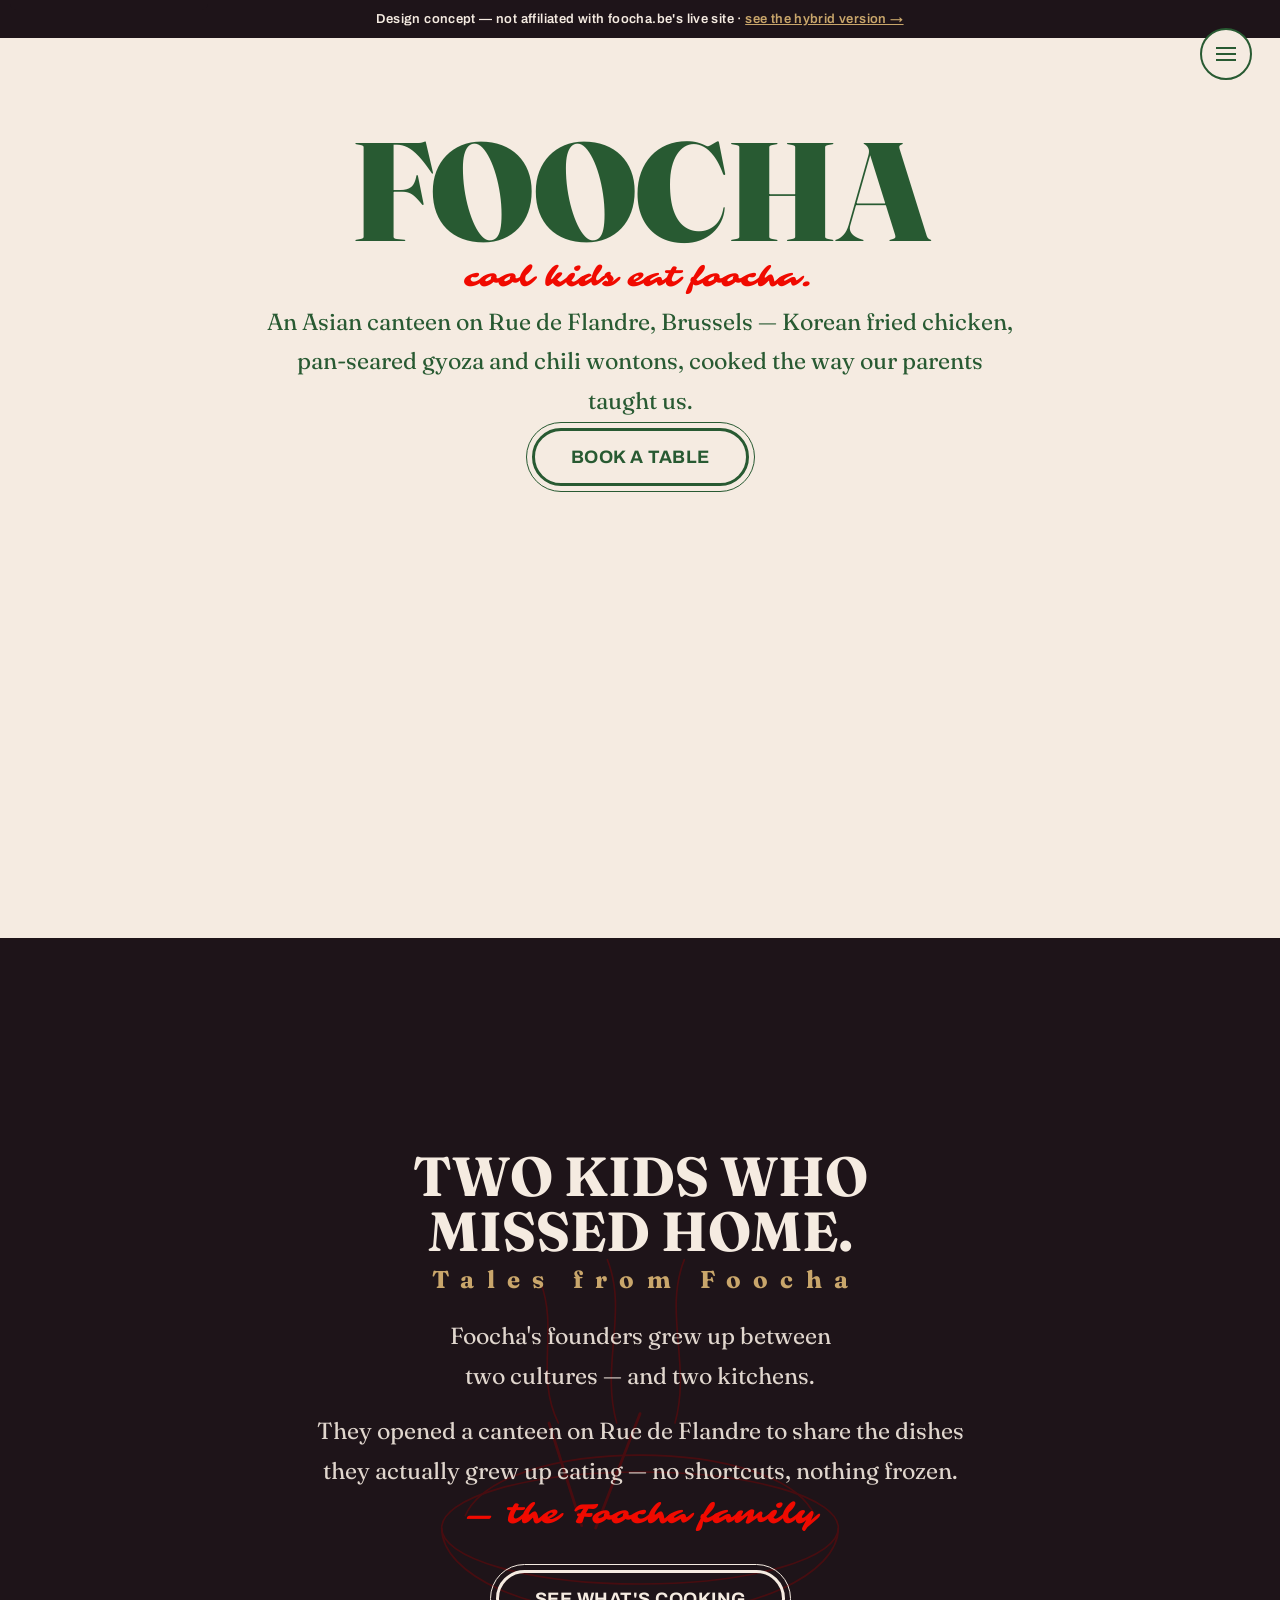
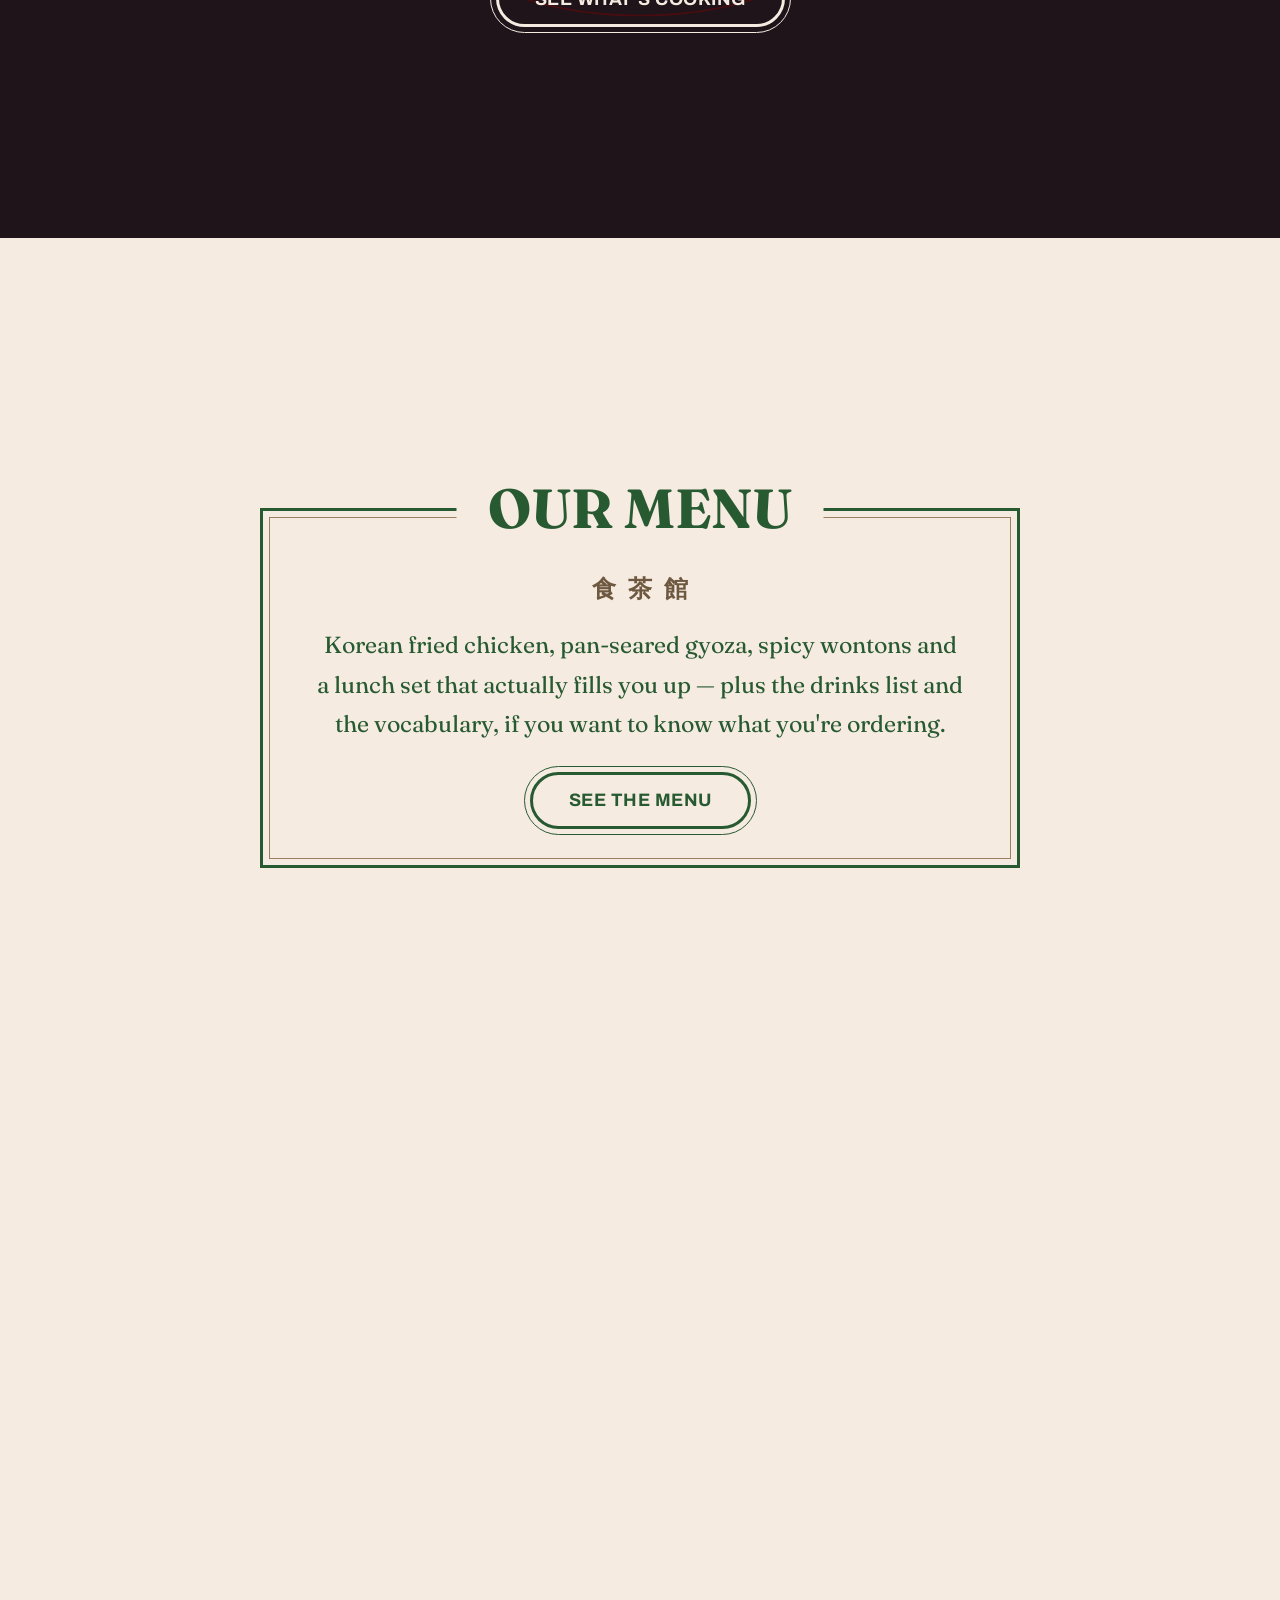
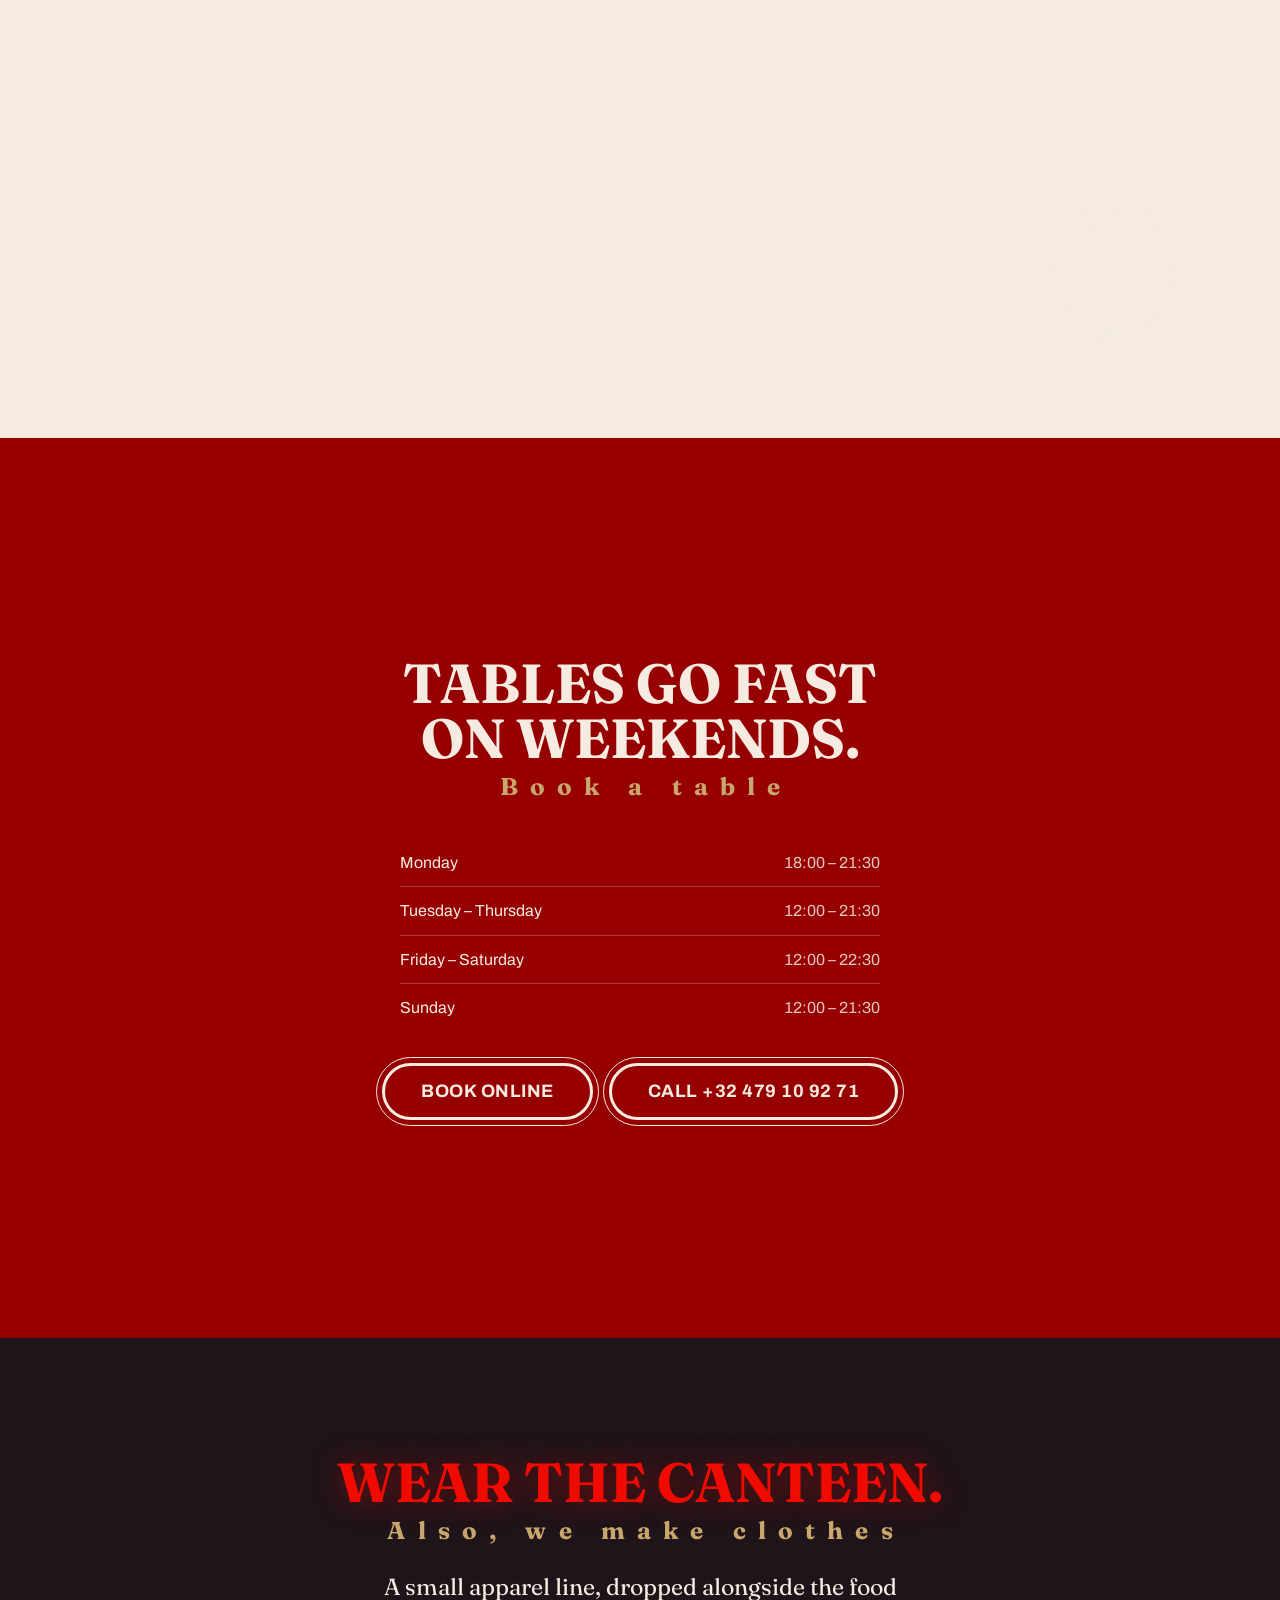
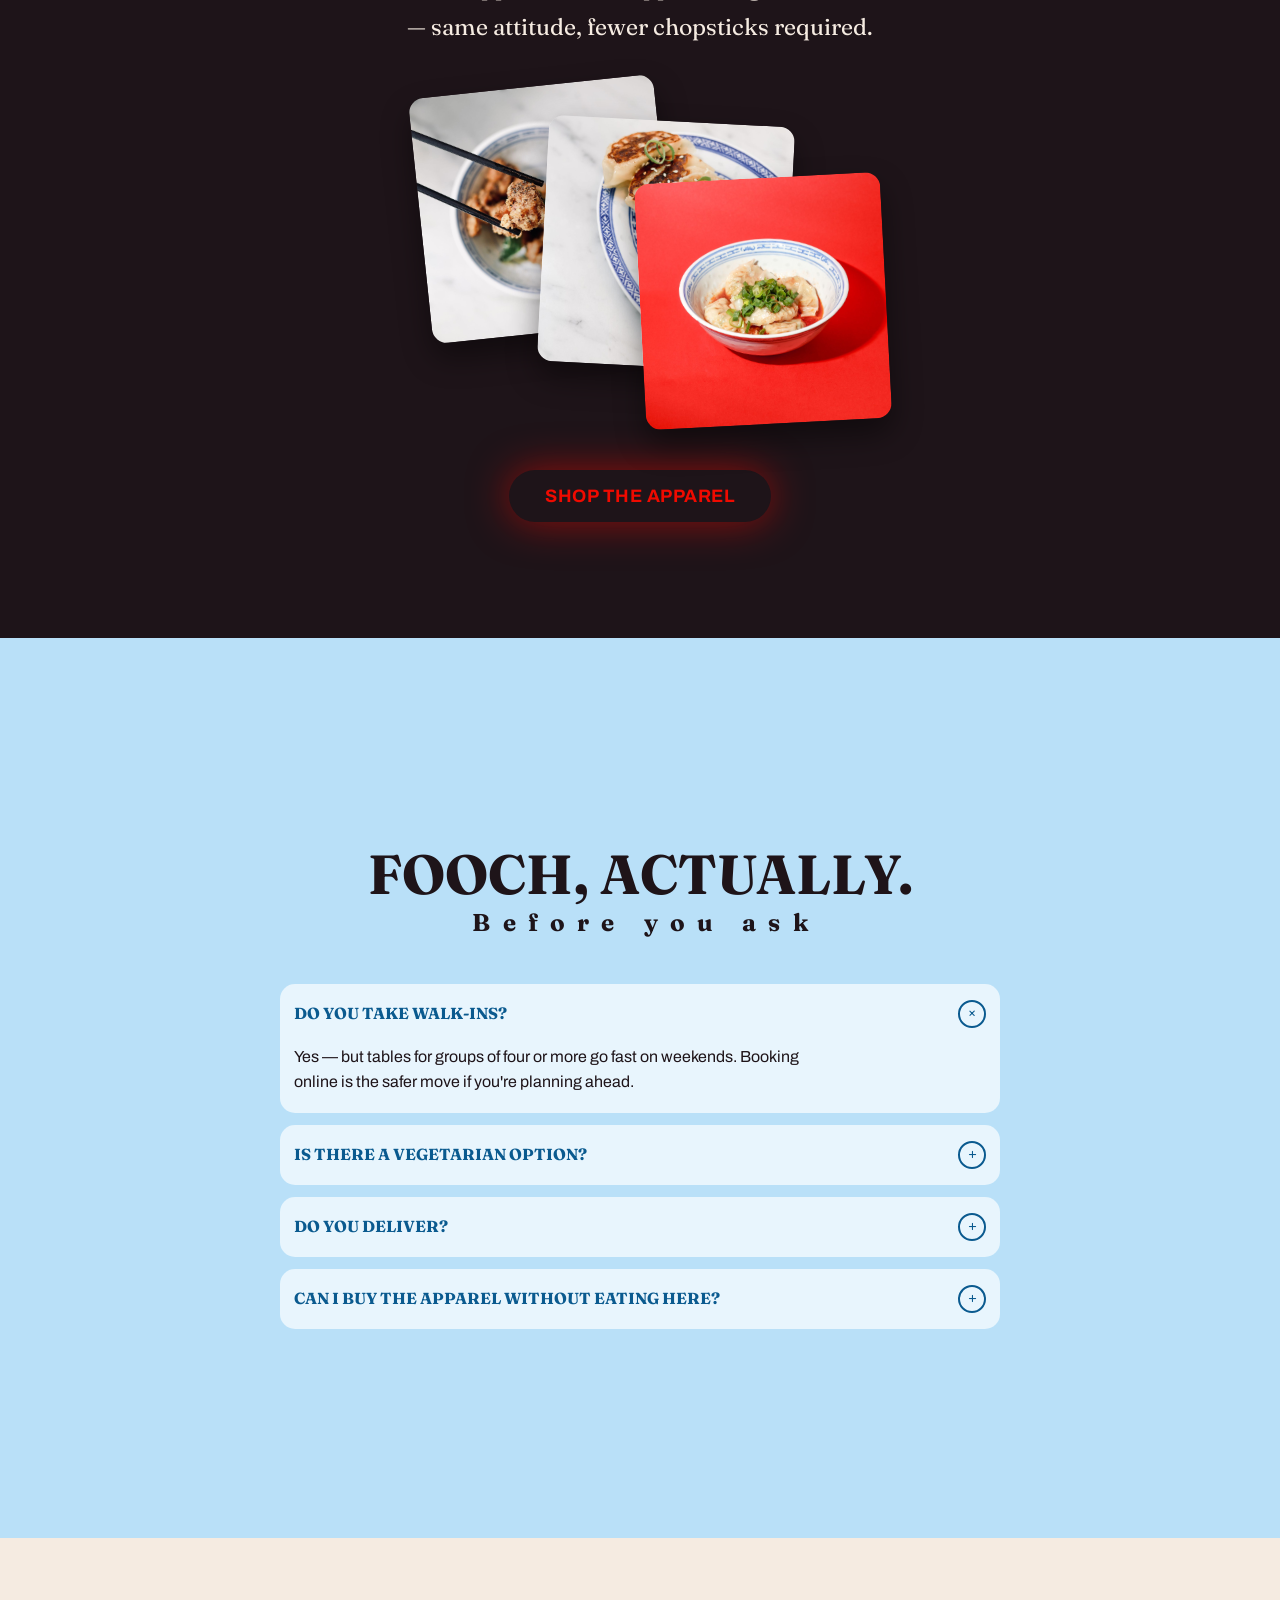
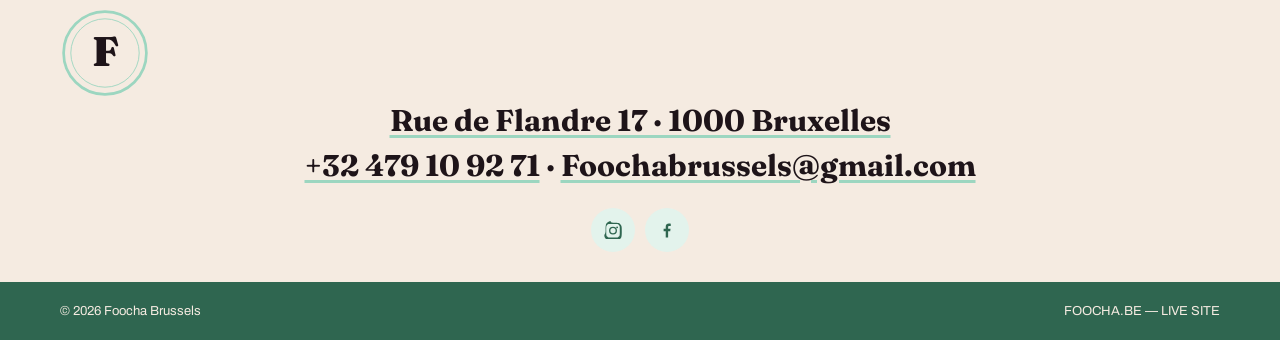
<file: index.html>
<!doctype html>
<html lang="en">
<head>
<meta charset="utf-8">
<meta name="viewport" content="width=device-width, initial-scale=1">
<title>Foocha Brussels — Asian canteen, Rue de Flandre</title>
<meta name="description" content="Foocha is an Asian canteen on Rue de Flandre, Brussels: Korean fried chicken, pan-seared gyoza, chili wontons and house-made drinks. Book a table.">
<meta property="og:title" content="Foocha Brussels — Asian canteen">
<meta property="og:description" content="Korean fried chicken, gyoza, wontons and yuzu lemonade, cooked on Rue de Flandre, Brussels.">
<meta property="og:type" content="website">
<link rel="icon" href="data:image/svg+xml,%3Csvg xmlns='http://www.w3.org/2000/svg' viewBox='0 0 64 64'%3E%3Crect width='64' height='64' rx='14' fill='%23f00a00'/%3E%3Ctext x='32' y='43' font-family='Georgia,serif' font-weight='900' font-size='34' fill='%23f5ebe1' text-anchor='middle'%3EF%3C/text%3E%3C/svg%3E">
<link rel="preconnect" href="https://fonts.googleapis.com">
<link rel="preconnect" href="https://fonts.gstatic.com" crossorigin>
<link href="https://fonts.googleapis.com/css2?family=Archivo:wght@400;500;600;700&family=Fraunces:ital,opsz,wght@0,9..144,300..900;1,9..144,300..900&family=Sarina&display=swap" rel="stylesheet">
<link rel="stylesheet" href="css/tokens.css">
<link rel="stylesheet" href="css/styles.css">
</head>
<body>

<a class="skip-link" href="#main">Skip to content</a>

<p class="concept-bar">Design concept — not affiliated with foocha.be's live site · <a href="hybrid.html" style="color:var(--c-bronze-light);text-decoration:underline;">see the hybrid version →</a></p>

<button class="burger" id="nav-toggle" aria-haspopup="dialog" aria-expanded="false" aria-controls="nav-panel" aria-label="Open menu">
  <span class="burger__bars"><span></span><span></span><span></span></span>
</button>

<main id="main">

  <!-- 1. HERO — enseigne jour / nuit -->
  <section class="section hero" id="top">
    <div class="section-inner" data-reveal data-duration="900">
      <p class="hero__wordmark neon--flicker">Foocha</p>
      <p class="hero__tagline">cool kids eat foocha.</p>
      <p class="hero__sub">An Asian canteen on Rue de Flandre, Brussels — Korean fried chicken, pan-seared gyoza and chili wontons, cooked the way our parents taught us.</p>
      <div class="hero__actions">
        <button class="btn" data-open-booking>Book a table</button>
      </div>
    </div>
  </section>

  <!-- 2. RÉCIT — fond ink + line-art -->
  <section class="section section--ink story" id="story">
    <div class="story__art" aria-hidden="true">
      <svg viewBox="0 0 600 600" fill="none" stroke="#960000" stroke-width="1.4">
        <ellipse cx="300" cy="420" rx="170" ry="48"/>
        <path d="M130 420 C130 460 205 495 300 495 C395 495 470 460 470 420"/>
        <path d="M150 410 C180 340 420 340 450 410"/>
        <path d="M230 330 C210 290 230 250 215 210" stroke-linecap="round"/>
        <path d="M280 330 C266 280 290 235 272 190" stroke-linecap="round"/>
        <path d="M330 330 C344 280 320 235 338 190" stroke-linecap="round"/>
        <path d="M250 418 L222 330" stroke-width="2.4" stroke-linecap="round"/>
        <path d="M262 420 L300 322" stroke-width="2.4" stroke-linecap="round"/>
      </svg>
    </div>
    <div class="section-inner story__content">
      <h2 class="h2" data-reveal data-delay="100" data-duration="800">Two kids who<br>missed home.</h2>
      <span class="kicker" data-reveal data-delay="300" data-duration="800">Tales from Foocha</span>
      <p class="lede" data-reveal data-delay="800" data-duration="800">Foocha's founders grew up between two cultures — and two kitchens.</p>
      <p class="lede" data-reveal data-delay="1000" data-duration="800">They opened a canteen on Rue de Flandre to share the dishes they actually grew up eating — no shortcuts, nothing frozen.</p>
      <p class="hero__tagline" data-reveal data-delay="1400" data-duration="800">— the Foocha family</p>
      <div data-reveal data-delay="1800" data-duration="800">
        <a class="btn" href="#menu">See what's cooking</a>
      </div>
    </div>
  </section>

  <!-- 3. MENU — encadré double filet -->
  <section class="section section--cream" id="menu">
    <div class="section-inner">
      <div class="frame-double">
        <h2 class="h2 frame-double__title">Our menu</h2>
        <span class="kicker" style="margin-top:1.2rem;">食茶館</span>
        <p class="lede" data-reveal data-delay="250" data-duration="1250">Korean fried chicken, pan-seared gyoza, spicy wontons and a lunch set that actually fills you up — plus the drinks list and the vocabulary, if you want to know what you're ordering.</p>
        <div data-reveal data-delay="1000" data-duration="1000">
          <button class="btn" data-open-lightbox>See the menu</button>
        </div>
      </div>
    </div>
  </section>

  <!-- 4. PHOTO PLEIN ÉCRAN + SCEAUX — image en fond CSS fixe (même mécanisme
       que bigtroubleinchinatown.com : background-attachment:fixed sur la
       section, les sceaux restent des enfants en flux normal) -->
  <section class="section showcase">
    <span class="visually-hidden">Bowl of glazed Korean fried chicken with sesame seeds and spring onion, on an orange background</span>
    <div class="showcase__seal showcase__seal--1" data-reveal data-delay="0" data-duration="800" aria-hidden="true">
      <svg viewBox="0 0 200 200">
        <circle cx="100" cy="100" r="92" fill="none" stroke="#f5ebe1" stroke-width="3"/>
        <circle cx="100" cy="100" r="80" fill="none" stroke="#f5ebe1" stroke-width="1"/>
        <path id="sealPathA" d="M 100 100 m -62 0 a 62 62 0 1 1 124 0 a 62 62 0 1 1 -124 0" fill="none"/>
        <text font-family="Archivo, sans-serif" font-weight="700" font-size="12.5" letter-spacing="3" fill="#f5ebe1">
          <textPath href="#sealPathA" startOffset="2%">HOME MADE • NOTHING FROZEN •</textPath>
        </text>
        <text x="100" y="106" text-anchor="middle" font-family="Fraunces, serif" font-weight="900" font-size="26" fill="#f5ebe1">食</text>
      </svg>
    </div>
    <div class="showcase__seal showcase__seal--2" data-reveal data-delay="250" data-duration="800" aria-hidden="true">
      <svg viewBox="0 0 200 200">
        <circle cx="100" cy="100" r="92" fill="none" stroke="#f5ebe1" stroke-width="3"/>
        <circle cx="100" cy="100" r="80" fill="none" stroke="#f5ebe1" stroke-width="1"/>
        <path id="sealPathB" d="M 100 100 m -62 0 a 62 62 0 1 1 124 0 a 62 62 0 1 1 -124 0" fill="none"/>
        <text font-family="Archivo, sans-serif" font-weight="700" font-size="12.5" letter-spacing="3" fill="#f5ebe1">
          <textPath href="#sealPathB" startOffset="2%">RUE DE FLANDRE 17 • BRUXELLES •</textPath>
        </text>
        <text x="100" y="106" text-anchor="middle" font-family="Fraunces, serif" font-weight="900" font-size="26" fill="#f5ebe1">茶</text>
      </svg>
    </div>
  </section>

  <!-- 5. RÉSERVATION — fond blood -->
  <section class="section section--blood" id="reserve">
    <div class="section-inner">
      <h2 class="h2">Tables go fast<br>on weekends.</h2>
      <span class="kicker">Book a table</span>
      <ul class="reserve__hours">
        <li><span>Monday</span><span class="time">18:00 – 21:30</span></li>
        <li><span>Tuesday – Thursday</span><span class="time">12:00 – 21:30</span></li>
        <li><span>Friday – Saturday</span><span class="time">12:00 – 22:30</span></li>
        <li><span>Sunday</span><span class="time">12:00 – 21:30</span></li>
      </ul>
      <div class="reserve__actions">
        <button class="btn" data-open-booking>Book online</button>
        <a class="btn" href="tel:+32479109271">Call +32 479 10 92 71</a>
      </div>
    </div>
  </section>

  <!-- 6. APPAREL — CTA secondaire néon -->
  <section class="section section--ink merch">
    <div class="section-inner">
      <h2 class="h2">Wear the canteen.</h2>
      <span class="kicker">Also, we make clothes</span>
      <p class="lede" data-reveal data-delay="0" data-duration="600">A small apparel line, dropped alongside the food — same attitude, fewer chopsticks required.</p>
      <div class="merch__visual" aria-hidden="true">
        <img src="assets/dishes/chicken-chopsticks.jpg" alt="">
        <img src="assets/dishes/gyoza-plate.jpg" alt="">
        <img src="assets/dishes/dumplings-red.jpg" alt="">
      </div>
      <div data-reveal data-delay="250" data-duration="600">
        <a class="btn btn--neon" href="https://www.foocha.be/apparel">Shop the apparel</a>
      </div>
    </div>
  </section>

  <!-- 7. FAQ — accordéon -->
  <section class="section section--sky" id="faq">
    <div class="section-inner">
      <h2 class="h2">Fooch, actually.</h2>
      <span class="kicker" style="color:var(--c-ink);">Before you ask</span>
      <div class="faq-list">
        <div class="faq-item">
          <button class="faq-item__q" aria-expanded="true">
            Do you take walk-ins?
            <span class="faq-item__icon" aria-hidden="true">+</span>
          </button>
          <div class="faq-item__panel"><div class="faq-item__panel-inner">
            <p class="faq-item__a">Yes — but tables for groups of four or more go fast on weekends. Booking online is the safer move if you're planning ahead.</p>
          </div></div>
        </div>
        <div class="faq-item">
          <button class="faq-item__q" aria-expanded="false">
            Is there a vegetarian option?
            <span class="faq-item__icon" aria-hidden="true">+</span>
          </button>
          <div class="faq-item__panel"><div class="faq-item__panel-inner">
            <p class="faq-item__a">Yes. A few dishes on the menu are vegetarian, and others can be adjusted on request — just mention it when you order.</p>
          </div></div>
        </div>
        <div class="faq-item">
          <button class="faq-item__q" aria-expanded="false">
            Do you deliver?
            <span class="faq-item__icon" aria-hidden="true">+</span>
          </button>
          <div class="faq-item__panel"><div class="faq-item__panel-inner">
            <p class="faq-item__a">Not yet. Foocha is dine-in and takeaway only, straight from the canteen.</p>
          </div></div>
        </div>
        <div class="faq-item">
          <button class="faq-item__q" aria-expanded="false">
            Can I buy the apparel without eating here?
            <span class="faq-item__icon" aria-hidden="true">+</span>
          </button>
          <div class="faq-item__panel"><div class="faq-item__panel-inner">
            <p class="faq-item__a">Yes — the apparel shop ships on its own, no reservation needed.</p>
          </div></div>
        </div>
      </div>
    </div>
  </section>

</main>

<!-- 8. FOOTER — emblème -->
<footer class="site-footer">
  <div class="footer-top container">
    <div class="footer-emblem" aria-hidden="true">
      <svg viewBox="0 0 100 100">
        <circle cx="50" cy="50" r="46" fill="none" stroke="#9cd6c0" stroke-width="3"/>
        <circle cx="50" cy="50" r="38" fill="none" stroke="#9cd6c0" stroke-width="1"/>
        <text x="50" y="64" text-anchor="middle" font-family="Fraunces, serif" font-weight="900" font-size="46" fill="#1e1419">F</text>
      </svg>
    </div>
    <p class="footer-address">
      <a href="https://maps.google.com/?q=Rue+de+Flandre+17,+1000+Bruxelles">Rue de Flandre 17 · 1000 Bruxelles</a><br>
      <a href="tel:+32479109271">+32 479 10 92 71</a> · <a href="mailto:Foochabrussels@gmail.com">Foochabrussels@gmail.com</a>
    </p>
    <div class="footer-social">
      <a href="https://www.foocha.be/website/social/instagram" aria-label="Foocha on Instagram">
        <svg viewBox="0 0 24 24" aria-hidden="true"><path d="M12 2.2c3.2 0 3.6 0 4.9.07 1.2.06 2.1.26 2.8.55.8.3 1.4.7 2 1.4.6.6 1 1.2 1.4 2 .3.7.5 1.6.5 2.8.1 1.3.1 1.7.1 4.9s0 3.6-.1 4.9c-.1 1.2-.3 2.1-.5 2.8-.3.8-.7 1.4-1.4 2-.6.6-1.2 1-2 1.4-.7.3-1.6.5-2.8.5-1.3.1-1.7.1-4.9.1s-3.6 0-4.9-.1c-1.2-.1-2.1-.3-2.8-.5-.8-.3-1.4-.7-2-1.4-.6-.6-1-1.2-1.4-2-.3-.7-.5-1.6-.5-2.8C2.1 15.6 2.1 15.2 2.1 12s0-3.6.1-4.9c.1-1.2.3-2.1.5-2.8.3-.8.7-1.4 1.4-2 .6-.6 1.2-1 2-1.4.7-.3 1.6-.5 2.8-.5C9.6 2.2 10 2.2 12 2.2Zm0 1.8c-3.1 0-3.5 0-4.7.07-1 .05-1.6.22-1.9.36-.5.2-.8.4-1.2.8-.4.4-.6.7-.8 1.2-.15.35-.3.9-.36 1.9C3 9.5 3 9.9 3 13s0 3.5.07 4.7c.05 1 .22 1.6.36 1.9.2.5.4.8.8 1.2.4.4.7.6 1.2.8.35.15.9.3 1.9.36 1.2.07 1.6.07 4.7.07s3.5 0 4.7-.07c1-.05 1.6-.22 1.9-.36.5-.2.8-.4 1.2-.8.4-.4.6-.7.8-1.2.15-.35.3-.9.36-1.9.07-1.2.07-1.6.07-4.7s0-3.5-.07-4.7c-.05-1-.22-1.6-.36-1.9-.2-.5-.4-.8-.8-1.2-.4-.4-.7-.6-1.2-.8-.35-.15-.9-.3-1.9-.36C15.5 4 15.1 4 12 4Zm0 3.5a5.3 5.3 0 1 1 0 10.6 5.3 5.3 0 0 1 0-10.6Zm0 1.8a3.5 3.5 0 1 0 0 7 3.5 3.5 0 0 0 0-7Zm5.5-2.1a1.24 1.24 0 1 1 0 2.48 1.24 1.24 0 0 1 0-2.48Z"/></svg>
      </a>
      <a href="https://www.foocha.be/website/social/facebook" aria-label="Foocha on Facebook">
        <svg viewBox="0 0 24 24" aria-hidden="true"><path d="M13.5 22v-8.4h2.8l.4-3.3h-3.2V8.1c0-.95.26-1.6 1.63-1.6H17V3.5c-.3-.04-1.3-.13-2.5-.13-2.5 0-4.2 1.5-4.2 4.3v2.6H7.5v3.3h2.8V22h3.2Z"/></svg>
      </a>
    </div>
  </div>
  <div class="footer-bottom">
    <div class="container">
      <span>© 2026 Foocha Brussels</span>
      <span class="footer-bottom__legal"><a href="https://www.foocha.be">foocha.be — live site</a></span>
    </div>
  </div>
</footer>

<!-- OFF-CANVAS : navigation -->
<div class="offcanvas" id="nav-panel" role="dialog" aria-modal="true" aria-label="Navigation">
  <div class="offcanvas__head">
    <button class="offcanvas__close" data-close-nav aria-label="Close menu">&times;</button>
  </div>
  <div class="offcanvas__body">
    <button class="link-as-text" data-open-lightbox style="all:unset;font-family:var(--font-display);font-weight:700;text-transform:uppercase;font-size:clamp(2.2rem,4vw,3.2rem);cursor:pointer;">Menu</button>
    <a href="#reserve" data-close-nav>Hours &amp; booking</a>
    <a href="https://www.foocha.be/apparel">Apparel</a>
    <a href="#faq" data-close-nav>FAQ</a>
    <p class="offcanvas__meta">+32 479 10 92 71 — Rue de Flandre 17, Brussels</p>
  </div>
</div>

<!-- OFF-CANVAS : réservation -->
<div class="offcanvas offcanvas--booking" id="booking-panel" role="dialog" aria-modal="true" aria-label="Book a table">
  <div class="offcanvas__head">
    <button class="offcanvas__close" data-close-booking aria-label="Close booking">&times;</button>
  </div>
  <div class="offcanvas__body container">
    <p class="offcanvas__meta">Prefer to call? <a href="tel:+32479109271" style="color:var(--c-neon-red);">+32 479 10 92 71</a> — or <a href="https://www.foocha.be/bookings" target="_blank" rel="noopener" style="color:var(--c-neon-red);">open booking in a new tab ↗</a></p>
    <div class="offcanvas__iframe-wrap" id="booking-iframe-wrap">
      <p class="offcanvas__loading">Loading the booking form…</p>
    </div>
  </div>
</div>

<!-- LIGHTBOX : menu -->
<div class="lightbox" id="menu-lightbox" role="dialog" aria-modal="true" aria-label="Foocha menu">
  <div class="lightbox__stage">
    <img src="assets/menu/main-menu.webp" alt="Foocha full menu: fried chicken, fried tofu, roasted meats, dumplings, noodles, sides and sweets, with prices" class="is-active" data-index="0">
    <img src="assets/menu/drinks.webp" alt="Foocha tea and drinks menu: cool sips, classic teas, milk teas, wines, beers and signature cocktails" data-index="1">
    <img src="assets/menu/lunch.webp" alt="Foocha lunch menu: fried chicken or tofu formula with sides and rice, available weekdays noon to 3pm" data-index="2">
    <img src="assets/menu/vocabulary.webp" alt="Foocha vocabulary: definitions of oolong tea, yuzu, soju, gyoza, mochi and other menu terms" data-index="3">
  </div>
  <div class="lightbox__nav">
    <button class="lightbox__arrow" data-lightbox-prev aria-label="Previous page">‹</button>
    <span class="lightbox__count" id="lightbox-count">1 / 4</span>
    <button class="lightbox__arrow" data-lightbox-next aria-label="Next page">›</button>
  </div>
  <button class="lightbox__close" data-close-lightbox>Close</button>
</div>

<script src="js/main.js"></script>
</body>
</html>
</file>
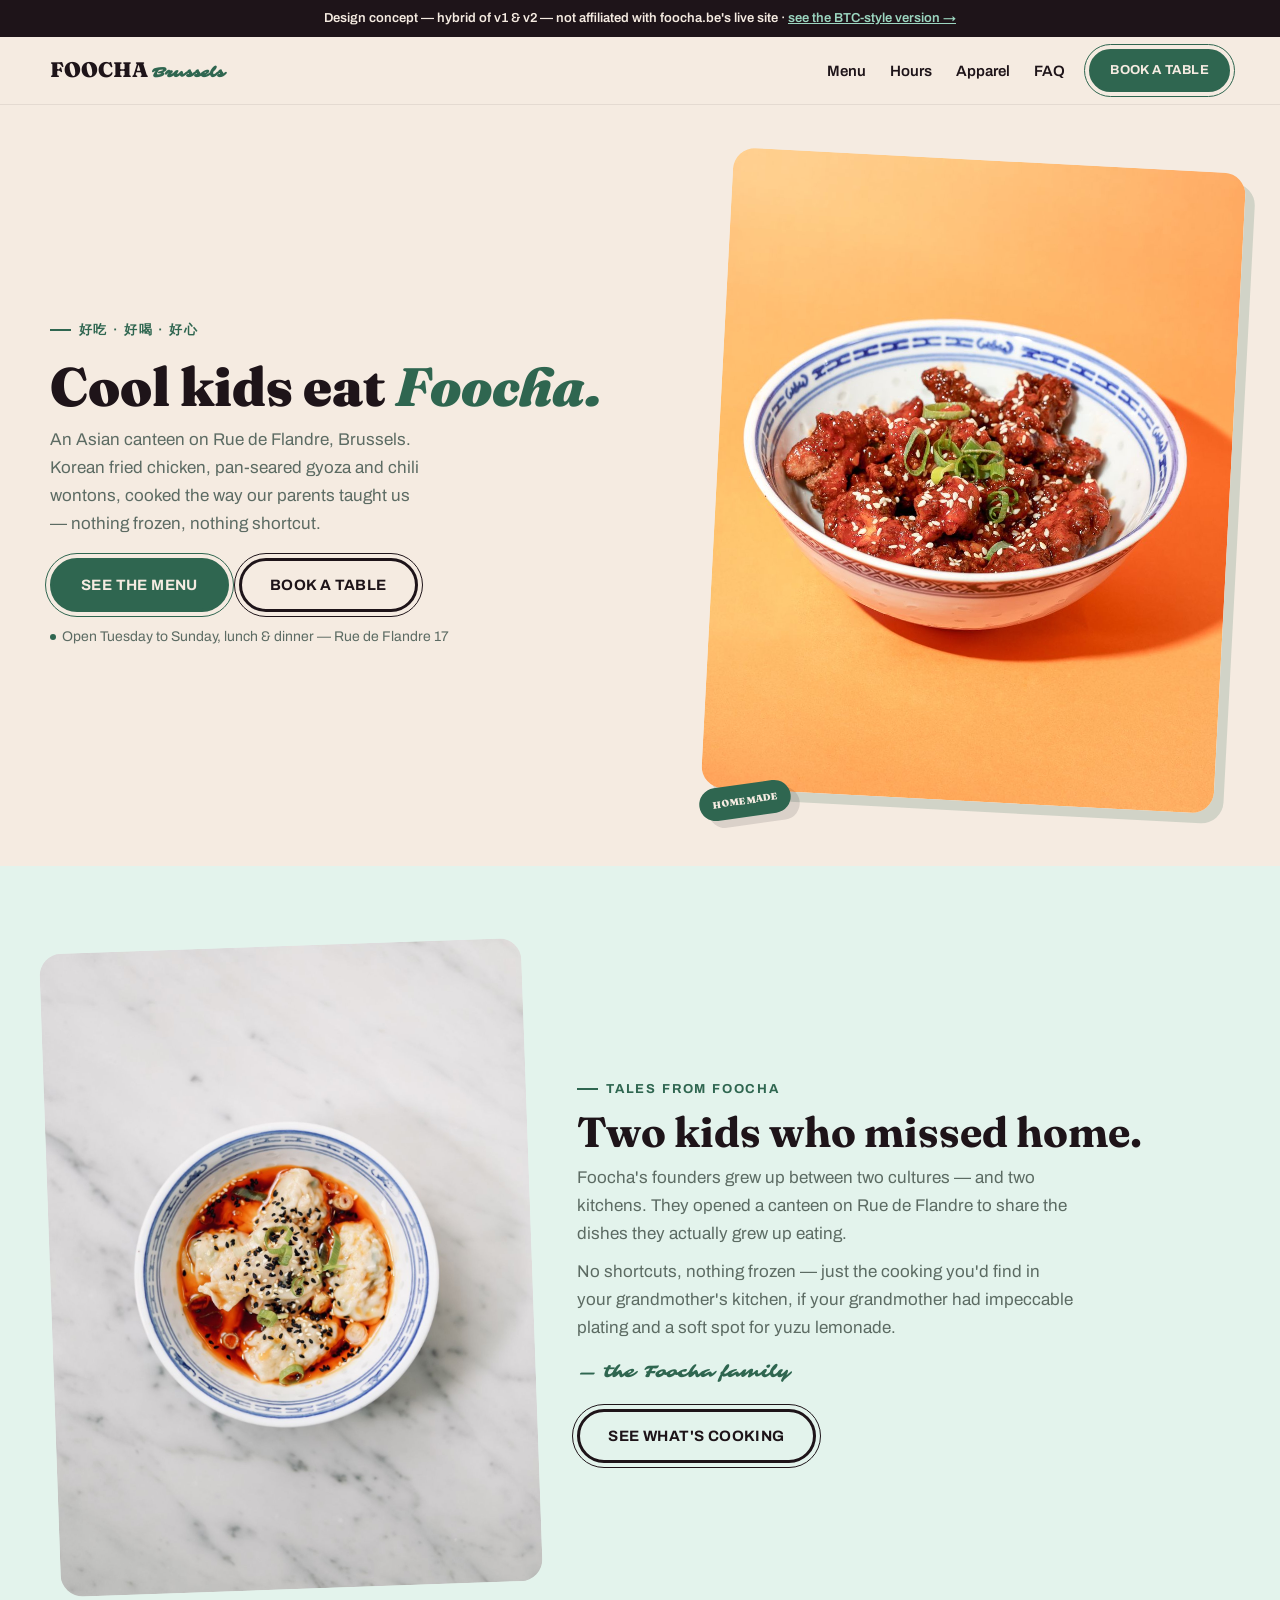
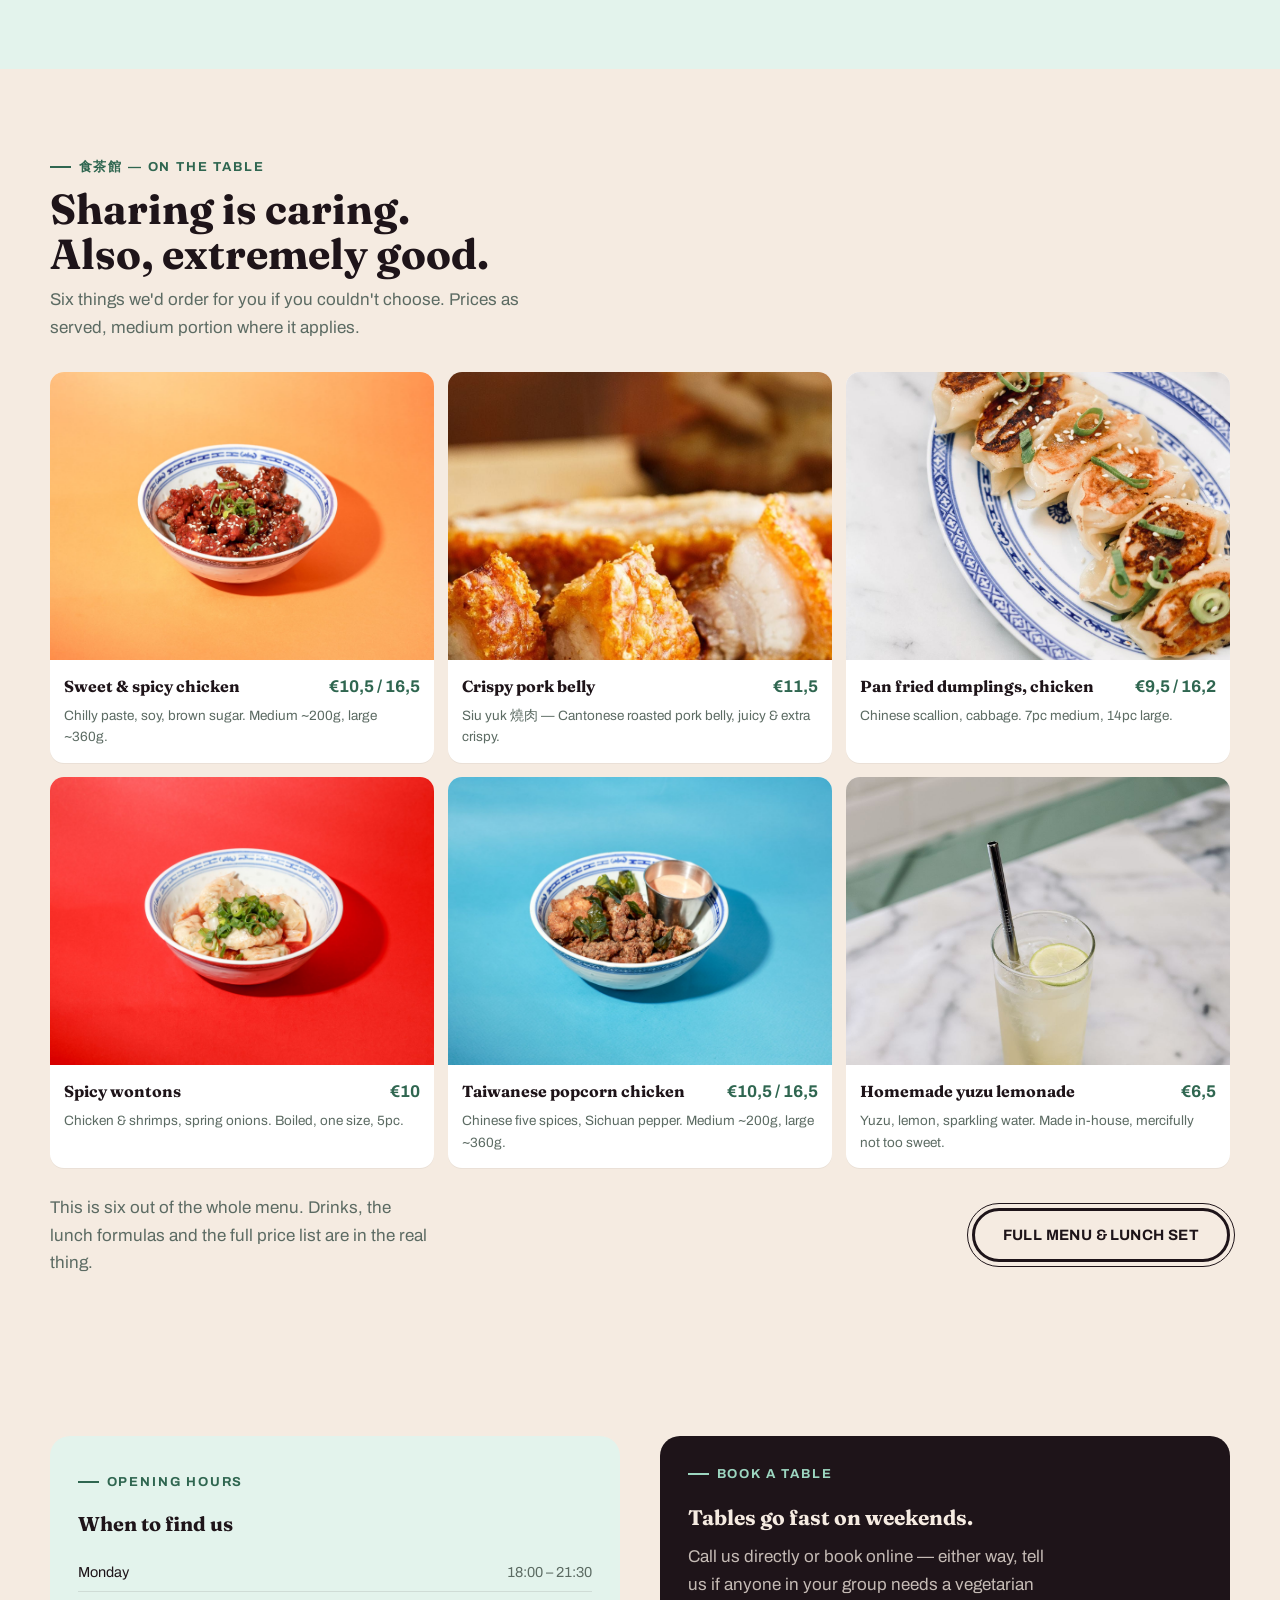
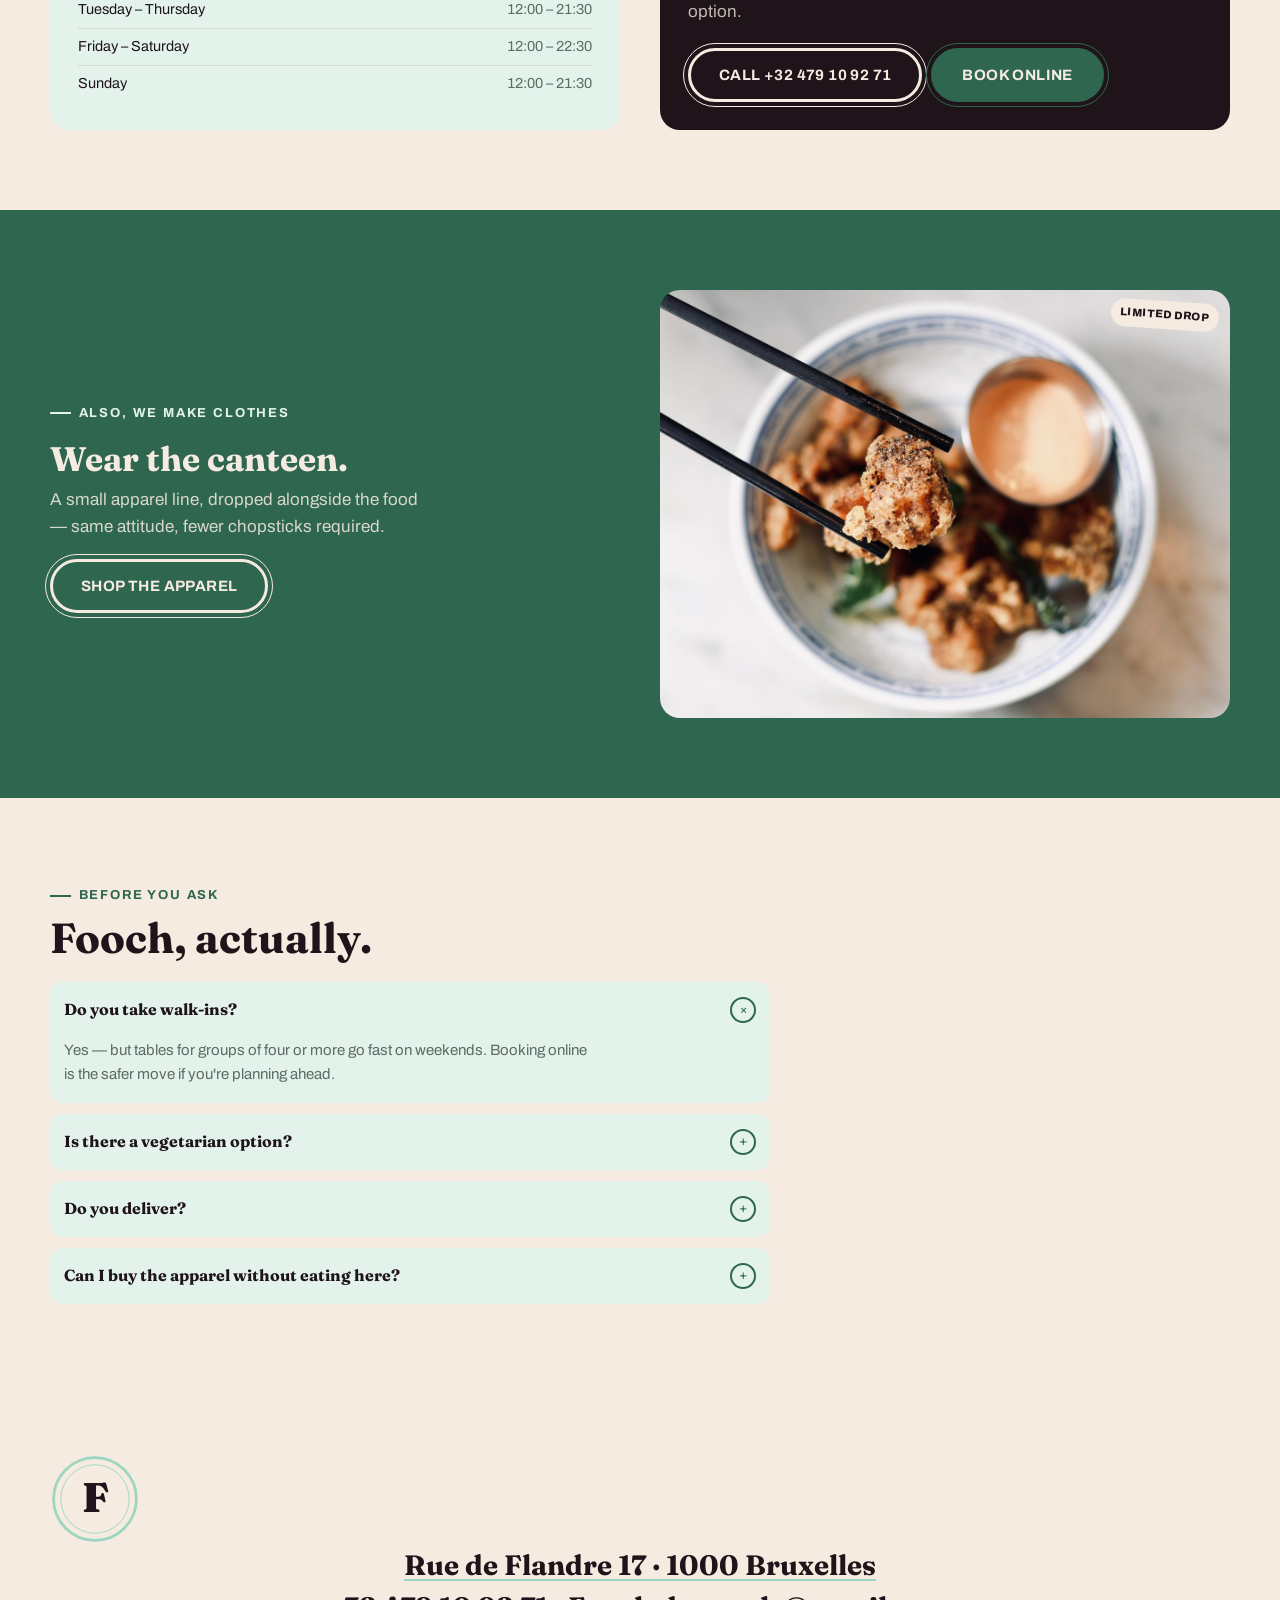
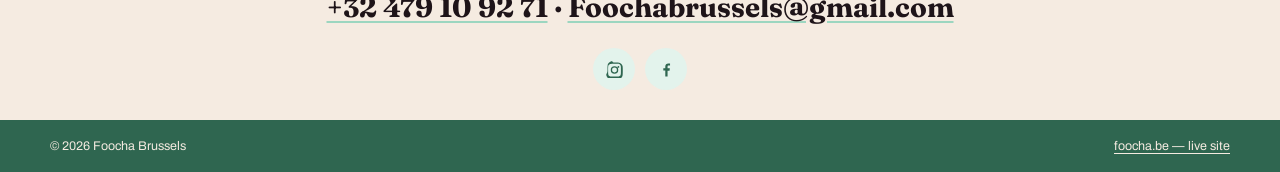
<file: hybrid.html>
<!doctype html>
<html lang="en">
<head>
<meta charset="utf-8">
<meta name="viewport" content="width=device-width, initial-scale=1">
<title>Foocha Brussels — Asian canteen, Rue de Flandre (hybrid concept)</title>
<meta name="description" content="Foocha is an Asian canteen on Rue de Flandre, Brussels: Korean fried chicken, pan-seared gyoza, chili wontons and house-made drinks. Book a table.">
<link rel="icon" href="data:image/svg+xml,%3Csvg xmlns='http://www.w3.org/2000/svg' viewBox='0 0 64 64'%3E%3Crect width='64' height='64' rx='14' fill='%239cd6c0'/%3E%3Ctext x='32' y='43' font-family='Georgia,serif' font-weight='900' font-size='34' fill='%231e1419' text-anchor='middle'%3EF%3C/text%3E%3C/svg%3E">
<link rel="preconnect" href="https://fonts.googleapis.com">
<link rel="preconnect" href="https://fonts.gstatic.com" crossorigin>
<link href="https://fonts.googleapis.com/css2?family=Archivo:wght@400;500;600;700&family=Fraunces:ital,opsz,wght@0,9..144,300..900;1,9..144,300..900&family=Sarina&display=swap" rel="stylesheet">
<link rel="stylesheet" href="css/tokens.css">
<link rel="stylesheet" href="css/hybrid.css">
</head>
<body>

<a class="skip-link" href="#main">Skip to content</a>
<p class="concept-bar">Design concept — hybrid of v1 &amp; v2 — not affiliated with foocha.be's live site · <a href="index.html">see the BTC-style version →</a></p>

<header class="site-header">
  <nav class="nav container" aria-label="Main">
    <a class="logo" href="#top">FOOCHA <span>Brussels</span></a>
    <ul class="nav-links" id="nav-links">
      <li><a href="#menu">Menu</a></li>
      <li><a href="#hours">Hours</a></li>
      <li><a href="https://www.foocha.be/apparel">Apparel</a></li>
      <li><a href="#faq">FAQ</a></li>
      <li><a class="btn btn-mint btn-sm" href="#" data-open-booking>Book a table</a></li>
    </ul>
    <button class="nav-toggle" id="nav-toggle" aria-expanded="false" aria-controls="nav-links" aria-label="Open menu">
      <span></span>
    </button>
  </nav>
</header>

<main id="main">

  <!-- HERO -->
  <section class="hero" id="top">
    <div class="container">
      <div class="hero-copy" data-reveal>
        <span class="eyebrow">好吃 · 好喝 · 好心</span>
        <h1>Cool kids eat <em>Foocha.</em></h1>
        <p class="lede">An Asian canteen on Rue de Flandre, Brussels. Korean fried chicken, pan-seared gyoza and chili wontons, cooked the way our parents taught us — nothing frozen, nothing shortcut.</p>
        <div class="hero-actions">
          <a class="btn btn-mint" href="#menu">See the menu</a>
          <a class="btn" href="#" data-open-booking>Book a table</a>
        </div>
        <p class="hero-meta"><span class="dot"></span> Open Tuesday to Sunday, lunch &amp; dinner — Rue de Flandre 17</p>
      </div>
      <div class="hero-art" data-reveal>
        <div class="frame">
          <img src="assets/dishes/fried-chicken-orange.jpg" alt="Bowl of glazed Korean fried chicken with sesame seeds and spring onion, on an orange background">
        </div>
        <span class="sticker">Home made</span>
      </div>
    </div>
  </section>

  <!-- STORY -->
  <section class="story" id="story">
    <div class="container">
      <div class="story-art" data-reveal>
        <img src="assets/dishes/wontons-chili-oil.jpg" alt="Wontons in chili oil with sesame seeds and spring onion, on a marble counter" loading="lazy">
      </div>
      <div class="story-copy" data-reveal>
        <span class="eyebrow">Tales from Foocha</span>
        <h2 class="h2">Two kids who missed home.</h2>
        <p class="lede">Foocha's founders grew up between two cultures — and two kitchens. They opened a canteen on Rue de Flandre to share the dishes they actually grew up eating.</p>
        <p class="lede">No shortcuts, nothing frozen — just the cooking you'd find in your grandmother's kitchen, if your grandmother had impeccable plating and a soft spot for yuzu lemonade.</p>
        <p class="signoff">— the Foocha family</p>
        <a class="btn" href="#menu">See what's cooking</a>
      </div>
    </div>
  </section>

  <!-- MENU : vrais plats, vrais prix -->
  <section class="menu" id="menu">
    <div class="container">
      <div class="section-head" data-reveal>
        <span class="eyebrow">食茶館 — on the table</span>
        <h2 class="h2">Sharing is caring. Also, extremely good.</h2>
        <p class="lede" style="margin-top:1rem;">Six things we'd order for you if you couldn't choose. Prices as served, medium portion where it applies.</p>
      </div>
      <div class="menu-grid" data-reveal>
        <article class="dish">
          <img src="assets/dishes/fried-chicken-orange.jpg" alt="Korean fried chicken glazed in a sticky sauce, topped with sesame seeds" loading="lazy">
          <div class="dish-body">
            <div class="dish-top"><span class="dish-name">Sweet &amp; spicy chicken</span><span class="dish-price">€10,5 / 16,5</span></div>
            <p class="dish-desc">Chilly paste, soy, brown sugar. Medium ~200g, large ~360g.</p>
          </div>
        </article>
        <article class="dish">
          <img src="assets/dishes/pork-belly.jpg" alt="Close-up of crispy Cantonese roasted pork belly, sliced" loading="lazy">
          <div class="dish-body">
            <div class="dish-top"><span class="dish-name">Crispy pork belly</span><span class="dish-price">€11,5</span></div>
            <p class="dish-desc">Siu yuk 燒肉 — Cantonese roasted pork belly, juicy &amp; extra crispy.</p>
          </div>
        </article>
        <article class="dish">
          <img src="assets/dishes/gyoza-plate.jpg" alt="Five pan-seared chicken gyoza lined up on a blue-rimmed plate" loading="lazy">
          <div class="dish-body">
            <div class="dish-top"><span class="dish-name">Pan fried dumplings, chicken</span><span class="dish-price">€9,5 / 16,2</span></div>
            <p class="dish-desc">Chinese scallion, cabbage. 7pc medium, 14pc large.</p>
          </div>
        </article>
        <article class="dish">
          <img src="assets/dishes/dumplings-red.jpg" alt="Wontons in red chili sauce with spring onion, boiled dumplings style" loading="lazy">
          <div class="dish-body">
            <div class="dish-top"><span class="dish-name">Spicy wontons</span><span class="dish-price">€10</span></div>
            <p class="dish-desc">Chicken &amp; shrimps, spring onions. Boiled, one size, 5pc.</p>
          </div>
        </article>
        <article class="dish">
          <img src="assets/dishes/chicken-blue.jpg" alt="Crispy fried chicken bites with a dipping sauce, on a blue background" loading="lazy">
          <div class="dish-body">
            <div class="dish-top"><span class="dish-name">Taiwanese popcorn chicken</span><span class="dish-price">€10,5 / 16,5</span></div>
            <p class="dish-desc">Chinese five spices, Sichuan pepper. Medium ~200g, large ~360g.</p>
          </div>
        </article>
        <article class="dish">
          <img src="assets/dishes/yuzu-lemonade.jpg" alt="Glass of house-made yuzu lemonade with ice and a lime wheel" loading="lazy">
          <div class="dish-body">
            <div class="dish-top"><span class="dish-name">Homemade yuzu lemonade</span><span class="dish-price">€6,5</span></div>
            <p class="dish-desc">Yuzu, lemon, sparkling water. Made in-house, mercifully not too sweet.</p>
          </div>
        </article>
      </div>
      <div class="menu-cta" data-reveal>
        <p>This is six out of the whole menu. Drinks, the lunch formulas and the full price list are in the real thing.</p>
        <button class="btn" data-open-lightbox>Full menu &amp; lunch set</button>
      </div>
    </div>
  </section>

  <!-- HOURS + BOOKING -->
  <section class="plan" id="hours">
    <div class="container">
      <div class="hours-card" data-reveal>
        <span class="eyebrow">Opening hours</span>
        <h3 style="font-size:2rem;margin-top:.6rem;font-weight:700;">When to find us</h3>
        <ul class="hours-table">
          <li><span>Monday</span><span class="time">18:00 – 21:30</span></li>
          <li><span>Tuesday – Thursday</span><span class="time">12:00 – 21:30</span></li>
          <li><span>Friday – Saturday</span><span class="time">12:00 – 22:30</span></li>
          <li><span>Sunday</span><span class="time">12:00 – 21:30</span></li>
        </ul>
      </div>
      <div class="book-card" data-reveal>
        <span class="eyebrow">Book a table</span>
        <h3>Tables go fast on weekends.</h3>
        <p>Call us directly or book online — either way, tell us if anyone in your group needs a vegetarian option.</p>
        <div class="book-actions">
          <a class="btn" href="tel:+32479109271">Call +32 479 10 92 71</a>
          <button class="btn btn-mint" data-open-booking>Book online</button>
        </div>
      </div>
    </div>
  </section>

  <!-- MERCH -->
  <section class="merch" id="apparel">
    <div class="container">
      <div data-reveal>
        <span class="eyebrow">Also, we make clothes</span>
        <h2 class="h2">Wear the canteen.</h2>
        <p>A small apparel line, dropped alongside the food — same attitude, fewer chopsticks required.</p>
        <div class="merch-actions">
          <a class="btn" href="https://www.foocha.be/apparel">Shop the apparel</a>
        </div>
      </div>
      <div class="merch-art" data-reveal>
        <img src="assets/dishes/chicken-chopsticks.jpg" alt="Close-up of fried chicken held with black chopsticks over a bowl" loading="lazy">
        <span class="tag">Limited drop</span>
      </div>
    </div>
  </section>

  <!-- FAQ -->
  <section class="faq" id="faq">
    <div class="container">
      <div data-reveal>
        <span class="eyebrow">Before you ask</span>
        <h2 class="h2">Fooch, actually.</h2>
      </div>
      <div class="faq-list" data-reveal>
        <div class="faq-item">
          <button class="faq-item__q" aria-expanded="true">
            Do you take walk-ins?
            <span class="faq-item__icon" aria-hidden="true">+</span>
          </button>
          <div class="faq-item__panel"><div class="faq-item__panel-inner">
            <p class="faq-item__a">Yes — but tables for groups of four or more go fast on weekends. Booking online is the safer move if you're planning ahead.</p>
          </div></div>
        </div>
        <div class="faq-item">
          <button class="faq-item__q" aria-expanded="false">
            Is there a vegetarian option?
            <span class="faq-item__icon" aria-hidden="true">+</span>
          </button>
          <div class="faq-item__panel"><div class="faq-item__panel-inner">
            <p class="faq-item__a">Yes. The veggie dumplings are on the regular menu, and a few other dishes can be adjusted on request — just mention it when you order.</p>
          </div></div>
        </div>
        <div class="faq-item">
          <button class="faq-item__q" aria-expanded="false">
            Do you deliver?
            <span class="faq-item__icon" aria-hidden="true">+</span>
          </button>
          <div class="faq-item__panel"><div class="faq-item__panel-inner">
            <p class="faq-item__a">Not yet. Foocha is dine-in and takeaway only, straight from the canteen.</p>
          </div></div>
        </div>
        <div class="faq-item">
          <button class="faq-item__q" aria-expanded="false">
            Can I buy the apparel without eating here?
            <span class="faq-item__icon" aria-hidden="true">+</span>
          </button>
          <div class="faq-item__panel"><div class="faq-item__panel-inner">
            <p class="faq-item__a">Yes — the apparel shop ships on its own, no reservation needed.</p>
          </div></div>
        </div>
      </div>
    </div>
  </section>

</main>

<footer class="site-footer">
  <div class="footer-top container">
    <div class="footer-emblem" aria-hidden="true">
      <svg viewBox="0 0 100 100">
        <circle cx="50" cy="50" r="46" fill="none" stroke="#9cd6c0" stroke-width="3"/>
        <circle cx="50" cy="50" r="38" fill="none" stroke="#9cd6c0" stroke-width="1"/>
        <text x="50" y="64" text-anchor="middle" font-family="Fraunces, serif" font-weight="900" font-size="46" fill="#1e1419">F</text>
      </svg>
    </div>
    <p class="footer-address">
      <a href="https://maps.google.com/?q=Rue+de+Flandre+17,+1000+Bruxelles">Rue de Flandre 17 · 1000 Bruxelles</a><br>
      <a href="tel:+32479109271">+32 479 10 92 71</a> · <a href="mailto:Foochabrussels@gmail.com">Foochabrussels@gmail.com</a>
    </p>
    <div class="footer-social">
      <a href="https://www.foocha.be/website/social/instagram" aria-label="Foocha on Instagram">
        <svg viewBox="0 0 24 24" aria-hidden="true"><path d="M12 2.2c3.2 0 3.6 0 4.9.07 1.2.06 2.1.26 2.8.55.8.3 1.4.7 2 1.4.6.6 1 1.2 1.4 2 .3.7.5 1.6.5 2.8.1 1.3.1 1.7.1 4.9s0 3.6-.1 4.9c-.1 1.2-.3 2.1-.5 2.8-.3.8-.7 1.4-1.4 2-.6.6-1.2 1-2 1.4-.7.3-1.6.5-2.8.5-1.3.1-1.7.1-4.9.1s-3.6 0-4.9-.1c-1.2-.1-2.1-.3-2.8-.5-.8-.3-1.4-.7-2-1.4-.6-.6-1-1.2-1.4-2-.3-.7-.5-1.6-.5-2.8C2.1 15.6 2.1 15.2 2.1 12s0-3.6.1-4.9c.1-1.2.3-2.1.5-2.8.3-.8.7-1.4 1.4-2 .6-.6 1.2-1 2-1.4.7-.3 1.6-.5 2.8-.5C9.6 2.2 10 2.2 12 2.2Zm0 1.8c-3.1 0-3.5 0-4.7.07-1 .05-1.6.22-1.9.36-.5.2-.8.4-1.2.8-.4.4-.6.7-.8 1.2-.15.35-.3.9-.36 1.9C3 9.5 3 9.9 3 13s0 3.5.07 4.7c.05 1 .22 1.6.36 1.9.2.5.4.8.8 1.2.4.4.7.6 1.2.8.35.15.9.3 1.9.36 1.2.07 1.6.07 4.7.07s3.5 0 4.7-.07c1-.05 1.6-.22 1.9-.36.5-.2.8-.4 1.2-.8.4-.4.6-.7.8-1.2.15-.35.3-.9.36-1.9.07-1.2.07-1.6.07-4.7s0-3.5-.07-4.7c-.05-1-.22-1.6-.36-1.9-.2-.5-.4-.8-.8-1.2-.4-.4-.7-.6-1.2-.8-.35-.15-.9-.3-1.9-.36C15.5 4 15.1 4 12 4Zm0 3.5a5.3 5.3 0 1 1 0 10.6 5.3 5.3 0 0 1 0-10.6Zm0 1.8a3.5 3.5 0 1 0 0 7 3.5 3.5 0 0 0 0-7Zm5.5-2.1a1.24 1.24 0 1 1 0 2.48 1.24 1.24 0 0 1 0-2.48Z"/></svg>
      </a>
      <a href="https://www.foocha.be/website/social/facebook" aria-label="Foocha on Facebook">
        <svg viewBox="0 0 24 24" aria-hidden="true"><path d="M13.5 22v-8.4h2.8l.4-3.3h-3.2V8.1c0-.95.26-1.6 1.63-1.6H17V3.5c-.3-.04-1.3-.13-2.5-.13-2.5 0-4.2 1.5-4.2 4.3v2.6H7.5v3.3h2.8V22h3.2Z"/></svg>
      </a>
    </div>
  </div>
  <div class="footer-bottom">
    <div class="container">
      <span>© 2026 Foocha Brussels</span>
      <span><a href="https://www.foocha.be">foocha.be — live site</a></span>
    </div>
  </div>
</footer>

<!-- OFF-CANVAS : réservation -->
<div class="offcanvas offcanvas--booking" id="booking-panel" role="dialog" aria-modal="true" aria-label="Book a table">
  <div class="offcanvas__head">
    <button class="offcanvas__close" data-close-booking aria-label="Close booking">&times;</button>
  </div>
  <div class="offcanvas__body container">
    <p class="offcanvas__meta">Prefer to call? <a href="tel:+32479109271" style="color:var(--mint);">+32 479 10 92 71</a> — or <a href="https://www.foocha.be/bookings" target="_blank" rel="noopener" style="color:var(--mint);">open booking in a new tab ↗</a></p>
    <div class="offcanvas__iframe-wrap" id="booking-iframe-wrap">
      <p class="offcanvas__loading">Loading the booking form…</p>
    </div>
  </div>
</div>

<!-- LIGHTBOX : menu -->
<div class="lightbox" id="menu-lightbox" role="dialog" aria-modal="true" aria-label="Foocha menu">
  <div class="lightbox__stage">
    <img src="assets/menu/main-menu.webp" alt="Foocha full menu: fried chicken, fried tofu, roasted meats, dumplings, noodles, sides and sweets, with prices" class="is-active" data-index="0">
    <img src="assets/menu/drinks.webp" alt="Foocha tea and drinks menu: cool sips, classic teas, milk teas, wines, beers and signature cocktails" data-index="1">
    <img src="assets/menu/lunch.webp" alt="Foocha lunch menu: fried chicken or tofu formula with sides and rice, available weekdays noon to 3pm" data-index="2">
    <img src="assets/menu/vocabulary.webp" alt="Foocha vocabulary: definitions of oolong tea, yuzu, soju, gyoza, mochi and other menu terms" data-index="3">
  </div>
  <div class="lightbox__nav">
    <button class="lightbox__arrow" data-lightbox-prev aria-label="Previous page">‹</button>
    <span class="lightbox__count" id="lightbox-count">1 / 4</span>
    <button class="lightbox__arrow" data-lightbox-next aria-label="Next page">›</button>
  </div>
  <button class="lightbox__close" data-close-lightbox>Close</button>
</div>

<script src="js/hybrid.js"></script>
</body>
</html>
</file>
<file: css/tokens.css>
/* ==========================================================================
   Foocha — design tokens
   Transposés depuis l'analyse de bigtroubleinchinatown.com (palette, échelle,
   rythme). Aucun asset de marque copié — uniquement les mécanismes.
   ========================================================================== */

html {
  font-size: 62.5%; /* 1rem = 10px */
}

:root {
  /* ---- palette : une couleur de fond pleine par section ---- */
  --c-black:      #000000;
  --c-ink:        #1e1419;
  --c-cream:      #f5ebe1;
  --c-jade:       #285a32;
  --c-blood:      #960000;
  --c-neon-red:   #f00a00;
  --c-sky:        #b9e0f8;
  --c-sky-soft:   #e8f5fd;
  --c-azure:      #008ce6;
  --c-azure-text: #0a5a8f; /* azure assombri : >4.5:1 sur --c-sky et --c-sky-soft (AA) */
  --c-bronze:     #9c7f5f;
  --c-bronze-text:#6e5940; /* bronze assombri : >4.5:1 sur --c-cream (AA) */
  --c-bronze-light:#c9a66b; /* bronze éclairci : lisible sur --c-ink / --c-blood */
  --c-neon-green: #1fc24a;

  /* ---- vraie identité Foocha (échantillonnée sur leurs propres visuels
     menu / Instagram : menthe #9cd6c0 + noir sur fond ivoire) — utilisée
     pour recolorer le footer dans le thème de Foocha plutôt que celui
     emprunté à BTC */
  --c-mint:       #9cd6c0;
  --c-mint-deep:  #2f6650; /* menthe assombrie : 5.7:1 sur --c-cream (AA texte) */
  --c-mint-pale:  #e3f3ec;

  /* ---- typographies ----
     Remplacement libre : Albertus Nova -> Fraunces (seule famille Google Fonts
     couvrant 300/400/700/900 avec un vrai caractère glyphique/gravé ; Marcellus
     n'existe qu'en 400 et ne tient pas la casse majuscule lourde du H2).
     Helvetica Now -> Archivo. Sarina -> Sarina (libre, Google Fonts). */
  --font-display: "Fraunces", "Iowan Old Style", Georgia, serif;
  --font-ui: "Archivo", "Helvetica Neue", Arial, sans-serif;
  --font-script: "Sarina", cursive;

  /* ---- échelle (relevée à 1470px, cf. brief) ---- */
  --size-h2: clamp(3.6rem, 4.3vw, 7.2rem);
  --size-kicker: clamp(1.6rem, 1.9vw, 3.2rem); /* ~45% du H2 */
  --size-body: clamp(1.8rem, 1.82vw, 2.8rem);
  --size-btn: 1.8rem;
  --size-faq-q: 1.6rem;
  --size-footer-address: clamp(2.2rem, 2.6vw, 3rem);
  --size-footer-legal: 1.3rem;

  --container: 124rem;
  --radius-pill: 100px;
  --radius-md: 1.5rem;

  --ease: cubic-bezier(.4,0,.2,1);
}
</file>
<file: css/styles.css>
/* ==========================================================================
   Reset
   ========================================================================== */

*, *::before, *::after { box-sizing: border-box; }

html { scroll-behavior: smooth; -webkit-text-size-adjust: 100%; }

@media (prefers-reduced-motion: reduce) {
  html { scroll-behavior: auto; }
  *, *::before, *::after {
    animation-duration: .01ms !important;
    animation-iteration-count: 1 !important;
    transition-duration: .01ms !important;
    scroll-behavior: auto !important;
  }
}

body {
  margin: 0;
  background: var(--c-cream);
  color: var(--c-jade);
  font-family: var(--font-display);
  font-size: var(--size-body);
  font-weight: 400;
  line-height: 1.7;
  -webkit-font-smoothing: antialiased;
}

img { max-width: 100%; display: block; }
a { color: inherit; }
h1, h2, h3, h4 { margin: 0; font-family: var(--font-display); }
p { margin: 0; }
ul { margin: 0; padding: 0; list-style: none; }
button { font: inherit; }

.visually-hidden {
  position: absolute; width: 1px; height: 1px; overflow: hidden;
  clip: rect(0 0 0 0); white-space: nowrap; border: 0; padding: 0; margin: -1px;
}

.skip-link {
  position: absolute; left: 1rem; top: -5rem;
  background: var(--c-ink); color: var(--c-cream);
  padding: 1rem 1.6rem; border-radius: .6rem;
  z-index: 300; transition: top .3s var(--ease); text-decoration: none; font-weight: 700;
  font-family: var(--font-ui);
}
.skip-link:focus { top: 1rem; }

:focus-visible { outline: 2px solid var(--c-neon-red); outline-offset: 4px; }

.container { max-width: var(--container); margin-inline: auto; padding-inline: clamp(1.6rem, 4vw, 4rem); }

/* ==========================================================================
   Rythme de section : fonds pleins, ~100vh, contenu centré
   ========================================================================== */

.section {
  min-height: 100svh;
  display: flex;
  align-items: center;
  padding-block: clamp(3.75rem, 8vw, 9rem);
  padding-inline: 1.25rem;
  text-align: center;
  position: relative;
  overflow: clip;
}
.section-inner { width: 100%; max-width: var(--container); margin-inline: auto; }

.section--ink   { background: var(--c-ink);   color: var(--c-cream); }
.section--cream { background: var(--c-cream); color: var(--c-jade); }
.section--blood { background: var(--c-blood); color: var(--c-cream); }
.section--sky   { background: var(--c-sky);   color: var(--c-azure); }

.kicker {
  display: block;
  font-family: var(--font-display);
  font-weight: 700;
  font-size: var(--size-kicker);
  letter-spacing: .5em;
  text-indent: .5em; /* recentre visuellement le tracking */
  color: var(--c-bronze-text);
  margin-bottom: 1.6rem;
}

h2.h2 {
  font-size: var(--size-h2);
  font-weight: 700;
  line-height: 1;
  text-transform: uppercase;
  text-wrap: balance;
}
/* contraste AA : azure et bronze sont trop clairs comme texte sur sky/cream,
   on garde les teintes vives pour les traits décoratifs uniquement */
.section--sky .h2 { color: var(--c-ink); }
.section--ink .kicker,
.section--blood .kicker { color: var(--c-bronze-light); }

.lede {
  font-size: var(--size-body);
  line-height: 1.7;
  max-width: 52ch;
  margin-inline: auto;
  text-wrap: balance;
}
.lede + .lede { margin-top: 1.6rem; }

/* ==========================================================================
   Boutons — double anneau (signature)
   ========================================================================== */

.btn {
  --btn-fg: currentColor;
  --btn-bg: transparent;
  font-family: var(--font-ui);
  font-weight: 700;
  font-size: var(--size-btn);
  text-transform: uppercase;
  letter-spacing: .05rem;
  line-height: 1.25;
  padding: 1.44rem 3.6rem;
  color: var(--btn-fg);
  background: var(--btn-bg);
  border: 3px solid currentColor;
  border-radius: var(--radius-pill);
  outline: 1px solid currentColor;
  outline-offset: 5px;
  display: inline-flex;
  align-items: center;
  justify-content: center;
  gap: .6em;
  cursor: pointer;
  text-decoration: none;
  transition: background .3s var(--ease), color .3s var(--ease), transform .3s var(--ease);
}
.btn:hover,
.btn:focus-visible {
  background: currentColor;
  color: var(--btn-invert, var(--c-cream));
}
.btn:active { transform: scale(.98); }

.section--cream .btn { --btn-invert: var(--c-cream); }
.section--ink   .btn { --btn-invert: var(--c-ink); }
.section--blood .btn { --btn-invert: var(--c-blood); }
.section--sky   .btn { --btn-invert: var(--c-sky); }

.btn--neon {
  border: 0;
  outline: none;
  color: var(--c-neon-red);
  background: var(--c-ink);
  box-shadow: 0 0 40px 0 rgba(240, 10, 0, .55);
}
.btn--neon:hover,
.btn--neon:focus-visible {
  background: var(--c-ink);
  color: var(--c-neon-red);
  box-shadow: 0 0 60px 6px rgba(240, 10, 0, .75);
}

/* ==========================================================================
   Encadré double filet (menu)
   ========================================================================== */

.frame-double {
  position: relative;
  border: 3px solid var(--c-jade);
  padding: 4.5rem clamp(1.6rem, 4vw, 5rem) 3.6rem;
  max-width: 76rem;
  margin-inline: auto;
}
.frame-double::before {
  content: "";
  position: absolute;
  inset: 6px;
  border: 1px solid var(--c-bronze);
  pointer-events: none;
}
.frame-double__title {
  position: absolute;
  top: 0;
  left: 50%;
  transform: translate(-50%, -55%);
  background: var(--c-cream);
  padding-inline: 3.15rem;
  white-space: nowrap;
}
.frame-double .btn { margin-top: 2.8rem; }

/* ==========================================================================
   Hero — enseigne jour / nuit
   ========================================================================== */

.hero {
  background: var(--c-cream);
  color: var(--c-jade);
  transition: background-color .4s ease, color .4s ease;
  flex-direction: column;
  gap: 2.4rem;
}
html.is-night .hero { background: var(--c-black); color: var(--c-neon-green); }

.hero__wordmark {
  font-family: var(--font-display);
  font-weight: 900;
  font-size: clamp(5.5rem, 13vw, 14rem);
  line-height: .9;
  letter-spacing: -.01em;
  text-transform: uppercase;
}
html.is-night .hero__wordmark {
  color: var(--c-neon-green);
  text-shadow: 0 0 4px currentColor, 0 0 16px currentColor, 0 0 40px currentColor;
}
html.is-night .hero__wordmark.neon--flicker { animation: neon-flicker 6s infinite; }
@keyframes neon-flicker {
  0%, 19%, 21%, 23%, 55%, 57%, 100% { opacity: 1; }
  20%, 22%, 56% { opacity: .55; }
}

.hero__tagline {
  font-family: var(--font-script);
  font-size: clamp(2rem, 3vw, 2.8rem);
  color: var(--c-neon-red);
}
html.is-night .hero__tagline { color: var(--c-neon-green); opacity: .85; }

.hero__sub { font-size: var(--size-body); max-width: 50ch; margin-inline: auto; }

.hero__actions { display: flex; justify-content: center; margin-top: .8rem; }

/* burger off-canvas */
.burger {
  position: fixed;
  top: clamp(1.6rem, 3vw, 2.8rem);
  right: clamp(1.6rem, 3vw, 2.8rem);
  z-index: 120;
  width: 5.2rem;
  height: 5.2rem;
  border-radius: 50%;
  border: 2px solid currentColor;
  background: var(--c-cream);
  color: var(--c-jade);
  display: flex;
  align-items: center;
  justify-content: center;
  cursor: pointer;
  transition: background .3s ease, color .3s ease;
}
html.is-night .burger { background: var(--c-black); color: var(--c-neon-green); }
.burger__bars { width: 2rem; height: 1.4rem; position: relative; }
.burger__bars span {
  position: absolute; left: 0; width: 100%; height: 2px; background: currentColor;
  transition: transform .25s var(--ease), opacity .25s var(--ease);
}
.burger__bars span:nth-child(1) { top: 0; }
.burger__bars span:nth-child(2) { top: 50%; transform: translateY(-50%); }
.burger__bars span:nth-child(3) { bottom: 0; }

/* ==========================================================================
   Off-canvas (nav + réservation)
   ========================================================================== */

.offcanvas {
  position: fixed;
  inset: 0;
  z-index: 200;
  background: var(--c-ink);
  color: var(--c-cream);
  display: flex;
  flex-direction: column;
  transform: translateX(100%);
  transition: transform .4s var(--ease);
}
.offcanvas.is-open { transform: translateX(0); }
.offcanvas__head {
  display: flex;
  justify-content: flex-end;
  padding: clamp(1.6rem, 3vw, 2.8rem);
}
.offcanvas__close {
  width: 4.4rem; height: 4.4rem; border-radius: 50%;
  border: 2px solid var(--c-cream); background: transparent; color: var(--c-cream);
  cursor: pointer; font-size: 2rem; line-height: 1;
  transition: background .25s ease, color .25s ease;
}
.offcanvas__close:hover { background: var(--c-cream); color: var(--c-ink); }
.offcanvas__body { flex: 1; overflow-y: auto; display: flex; flex-direction: column; align-items: center; justify-content: center; gap: 2.4rem; padding: 2rem; text-align: center; }
#nav-panel .offcanvas__body a:not(.btn),
#nav-panel .offcanvas__body button[data-open-lightbox] {
  font-family: var(--font-display); font-weight: 700; text-transform: uppercase;
  font-size: clamp(2.2rem, 4vw, 3.2rem); text-decoration: none; color: var(--c-cream);
}
#nav-panel .offcanvas__body a:not(.btn):hover,
#nav-panel .offcanvas__body button[data-open-lightbox]:hover { color: var(--c-neon-red); }
.offcanvas__meta { font-family: var(--font-ui); font-size: 1.4rem; color: rgba(245,235,225,.65); }
.offcanvas__meta a { text-decoration: underline; text-underline-offset: 3px; }

.offcanvas--booking .offcanvas__body { justify-content: flex-start; gap: 1.6rem; padding-top: 1rem; width: 100%; }
.offcanvas__iframe-wrap { width: 100%; flex: 1; min-height: 50rem; background: var(--c-cream); border-radius: var(--radius-md); overflow: hidden; }
.offcanvas__iframe-wrap iframe { width: 100%; height: 100%; border: 0; }
.offcanvas__loading { font-family: var(--font-ui); font-size: 1.4rem; color: rgba(245,235,225,.65); padding: 2rem; }

body.offcanvas-open { overflow: hidden; }

/* ==========================================================================
   Récit — fond ink + illustration line-art
   ========================================================================== */

.story { position: relative; }
.story__art {
  position: absolute;
  inset: 0;
  display: flex;
  align-items: center;
  justify-content: center;
  opacity: .35;
  pointer-events: none;
}
.story__art svg { width: min(70rem, 90vw); height: auto; }
.story__content { position: relative; z-index: 1; max-width: 70rem; margin-inline: auto; }
.story__content .lede { color: rgba(245,235,225,.9); }
.story .btn { margin-top: 3.2rem; }

/* ==========================================================================
   Photo plein écran + sceaux
   ========================================================================== */

.showcase {
  padding: 0;
  min-height: 100svh;
  background-image: url("../assets/dishes/fried-chicken-orange.jpg");
  background-size: cover;
  background-position: center;
  background-attachment: fixed;
  display: block; /* annule align-items/justify-content de .section : les sceaux gardent leur position absolue propre */
}
/* background-attachment:fixed est ignoré par mobile Safari (dégrade
   proprement en scroll normal) ; on le désactive explicitement sur mobile
   pour éviter les soucis de repaint connus pendant le scroll inertiel */
@media (max-width: 768px), (prefers-reduced-motion: reduce) {
  .showcase { background-attachment: scroll; }
}
.showcase__seal {
  position: absolute;
  width: clamp(9rem, 12vw, 15rem);
  height: clamp(9rem, 12vw, 15rem);
}
.showcase__seal--1 { top: 8%; left: 6%; }
.showcase__seal--2 { bottom: 10%; right: 7%; }
.showcase__seal svg { width: 100%; height: 100%; }

/* ==========================================================================
   Réservation — fond blood
   ========================================================================== */

.reserve__hours {
  margin: 3.2rem auto 0;
  max-width: 48rem;
  font-family: var(--font-ui);
  font-size: 1.6rem;
}
.reserve__hours li {
  display: flex;
  justify-content: space-between;
  padding-block: 1rem;
  border-bottom: 1px solid rgba(245,235,225,.25);
}
.reserve__hours li:last-child { border-bottom: none; }
.reserve__hours .time { font-variant-numeric: tabular-nums; opacity: .85; }
.reserve__actions { margin-top: 3.2rem; display: flex; justify-content: center; gap: 1.6rem; flex-wrap: wrap; }

/* ==========================================================================
   Apparel / néon CTA — trio qui se chevauche
   ========================================================================== */

.merch__visual {
  position: relative;
  width: min(44rem, 85vw);
  margin: 4rem auto 0;
  aspect-ratio: 5/4;
}
.merch__visual img {
  position: absolute;
  width: 56%;
  border-radius: var(--radius-md);
  object-fit: cover;
  aspect-ratio: 1;
  box-shadow: 0 1.5rem 3rem rgba(0,0,0,.45);
}
.merch__visual img:nth-child(1) { top: 0; left: 0; z-index: 1; transform: rotate(-6deg); }
.merch__visual img:nth-child(2) { top: 10%; left: 28%; z-index: 2; transform: rotate(3deg); }
.merch__visual img:nth-child(3) { top: 26%; left: 50%; z-index: 3; transform: rotate(-3deg); }

.merch .h2 { color: var(--c-neon-red); text-shadow: 0 0 30px rgba(240,10,0,.45); }
.merch .btn--neon { margin-top: 3.2rem; }

/* ==========================================================================
   FAQ accordéon
   ========================================================================== */

.faq-list { max-width: 72rem; margin: 4rem auto 0; display: flex; flex-direction: column; gap: 1.2rem; text-align: left; }
.faq-item { background: var(--c-sky-soft); border-radius: 1.5rem; overflow: hidden; }
.faq-item__q {
  width: 100%;
  display: flex;
  align-items: center;
  justify-content: space-between;
  gap: 1.6rem;
  background: none;
  border: 0;
  cursor: pointer;
  text-align: left;
  padding: 1.6rem 1.4rem;
  font-family: var(--font-display);
  font-weight: 700;
  text-transform: uppercase;
  font-size: var(--size-faq-q);
  color: var(--c-azure-text);
}
.faq-item__icon {
  flex: none;
  width: 2.8rem;
  height: 2.8rem;
  border-radius: 50%;
  border: 2px solid var(--c-azure-text);
  display: flex;
  align-items: center;
  justify-content: center;
  font-size: 1.6rem;
  transition: transform .3s var(--ease);
}
.faq-item__q[aria-expanded="true"] .faq-item__icon { transform: rotate(45deg); }

.faq-item__panel {
  display: grid;
  grid-template-rows: 0fr;
  transition: grid-template-rows .3s ease;
}
.faq-item__q[aria-expanded="true"] + .faq-item__panel { grid-template-rows: 1fr; }
.faq-item__panel-inner { overflow: hidden; }
.faq-item__a {
  padding: 0 1.4rem 1.8rem;
  font-family: var(--font-ui);
  font-size: 1.6rem;
  line-height: 1.6;
  color: var(--c-ink);
  text-transform: none;
  max-width: 62ch;
}

/* ==========================================================================
   Footer — emblème
   ========================================================================== */

/* recolorée dans la vraie identité Foocha (menthe #9cd6c0 + noir sur ivoire,
   échantillonnée sur leurs propres menus) plutôt que le rouge néon / encre
   empruntés à BTC pour le reste du site */
.site-footer { background: var(--c-cream); color: var(--c-mint-deep); }
.footer-top { padding-block: clamp(4rem, 8vw, 7rem) 3rem; text-align: center; }
.footer-emblem { width: 9rem; height: 9rem; margin-inline: auto 1.6rem auto; }
.footer-emblem svg { width: 100%; height: 100%; }
.footer-address {
  font-family: var(--font-display);
  font-weight: 700;
  font-size: var(--size-footer-address);
  color: var(--c-ink);
  line-height: 1.5;
}
.footer-address a { text-decoration: underline; text-underline-offset: 4px; text-decoration-color: var(--c-mint); }
.footer-social { display: flex; justify-content: center; gap: 1rem; margin-top: 2rem; }
.footer-social a {
  width: 4.4rem; height: 4.4rem; border-radius: 50%;
  background: var(--c-mint-pale);
  color: var(--c-mint-deep);
  display: flex; align-items: center; justify-content: center;
  transition: background .2s ease, color .2s ease;
}
.footer-social a:hover { background: var(--c-mint); color: var(--c-ink); }
.footer-social svg { width: 1.8rem; height: 1.8rem; fill: currentColor; }

.footer-bottom {
  background: var(--c-mint-deep);
  color: var(--c-cream);
  font-family: var(--font-ui);
  font-size: var(--size-footer-legal);
  padding-block: 1.8rem;
}
.footer-bottom .container {
  display: flex;
  justify-content: space-between;
  align-items: center;
  flex-wrap: wrap;
  gap: 1rem;
}
.footer-bottom__legal { display: flex; gap: 1.6rem; text-transform: uppercase; flex-wrap: wrap; justify-content: center; }
.footer-bottom a { text-decoration: underline; text-underline-offset: 3px; }
.footer-bottom__legal a { text-decoration: none; }
.footer-bottom__legal a:hover { text-decoration: underline; }

/* concept banner */
.concept-bar {
  margin: 0;
  background: var(--c-ink);
  color: var(--c-cream);
  font-family: var(--font-ui);
  font-size: 1.3rem;
  font-weight: 600;
  letter-spacing: .03em;
  text-align: center;
  padding: .8rem 1rem;
  position: relative;
  z-index: 110;
}

/* ==========================================================================
   Lightbox menu
   ========================================================================== */

.lightbox {
  position: fixed;
  inset: 0;
  z-index: 250;
  background: rgba(30, 20, 25, .92);
  display: none;
  align-items: center;
  justify-content: center;
  flex-direction: column;
  gap: 2rem;
  padding: 2rem;
}
.lightbox.is-open { display: flex; }
.lightbox__stage { position: relative; width: min(70rem, 90vw); height: 70svh; }
.lightbox__stage img {
  position: absolute; inset: 0; margin: auto;
  max-height: 100%; max-width: 100%; object-fit: contain; border-radius: .8rem;
  opacity: 0; transition: opacity .3s ease;
}
.lightbox__stage img.is-active { opacity: 1; }
.lightbox__nav { display: flex; align-items: center; gap: 2rem; font-family: var(--font-ui); color: var(--c-cream); }
.lightbox__arrow {
  width: 4.4rem; height: 4.4rem; border-radius: 50%; border: 2px solid var(--c-cream);
  background: transparent; color: var(--c-cream); cursor: pointer; font-size: 1.8rem;
  transition: background .2s ease, color .2s ease;
}
.lightbox__arrow:hover { background: var(--c-cream); color: var(--c-ink); }
.lightbox__count { font-variant-numeric: tabular-nums; min-width: 6ch; text-align: center; }
.lightbox__close {
  font-family: var(--font-ui); font-weight: 700; text-transform: uppercase; font-size: 1.4rem;
  letter-spacing: .05rem;
  background: var(--c-jade); color: var(--c-cream);
  border: 1px solid var(--c-cream); border-radius: .6rem;
  padding: 1rem 3.2rem; cursor: pointer;
  transition: background .2s ease;
}
.lightbox__close:hover { background: var(--c-bronze); }

/* ==========================================================================
   Scroll reveal (fade pur, pas de translate)
   ========================================================================== */

[data-reveal] { opacity: 0; transition-property: opacity; transition-timing-function: ease; }
[data-reveal].is-visible { opacity: 1; }
@media (prefers-reduced-motion: reduce) {
  [data-reveal] { opacity: 1 !important; transition: none !important; }
}

/* ==========================================================================
   Responsive
   ========================================================================== */

@media (max-width: 720px) {
  .kicker { letter-spacing: .25em; text-indent: .25em; }
  .reserve__actions,
  .hero__actions { flex-direction: column; align-items: center; }
  .btn { width: 100%; max-width: 32rem; }
  .frame-double { padding-inline: 1.6rem; }
  .merch__visual { width: min(30rem, 80vw); }
}
</file>
<file: css/hybrid.css>
/* ==========================================================================
   Foocha — hybride (V1 x V2)
   Structure et ton plus proches de la V1 (nav visible, photos au premier
   plan, contenu menu détaillé), theme typographique de la V2 (Fraunces +
   Archivo, bouton double-anneau), palette = la vraie identité Foocha
   (menthe #9cd6c0 + noir sur ivoire) au lieu du système multi-teintes BTC.
   ========================================================================== */

:root {
  --cream: var(--c-cream);
  --ink: var(--c-ink);
  --mint: var(--c-mint);
  --mint-deep: var(--c-mint-deep);
  --mint-pale: var(--c-mint-pale);
  --text-dim: #5c6b63;
}

*, *::before, *::after { box-sizing: border-box; }
html { scroll-behavior: smooth; }
@media (prefers-reduced-motion: reduce) {
  html { scroll-behavior: auto; }
  *, *::before, *::after { animation-duration: .01ms !important; transition-duration: .01ms !important; scroll-behavior: auto !important; }
}

body {
  margin: 0;
  background: var(--cream);
  color: var(--ink);
  font-family: var(--font-ui);
  font-size: 1.7rem;
  line-height: 1.6;
  -webkit-font-smoothing: antialiased;
}
img { max-width: 100%; display: block; }
a { color: inherit; }
h1, h2, h3, h4 { margin: 0; font-family: var(--font-display); }
p { margin: 0; }
ul { margin: 0; padding: 0; list-style: none; }
button { font: inherit; }

.visually-hidden { position: absolute; width: 1px; height: 1px; overflow: hidden; clip: rect(0 0 0 0); white-space: nowrap; border: 0; padding: 0; margin: -1px; }
.skip-link { position: absolute; left: 1rem; top: -5rem; background: var(--ink); color: var(--cream); padding: 1rem 1.6rem; border-radius: .6rem; z-index: 300; transition: top .3s ease; text-decoration: none; font-weight: 700; }
.skip-link:focus { top: 1rem; }
:focus-visible { outline: 2px solid var(--mint-deep); outline-offset: 3px; }

.container { max-width: 124rem; margin-inline: auto; padding-inline: clamp(1.25rem, 4vw, 3rem); }

.concept-bar { margin: 0; background: var(--ink); color: var(--cream); font-size: 1.3rem; font-weight: 600; text-align: center; padding: .8rem 1rem; }
.concept-bar a { color: var(--mint); text-decoration: underline; }

/* ---- nav visible (contrairement a la V2) ---- */
.site-header { position: sticky; top: 0; z-index: 100; background: var(--cream); border-bottom: 1px solid rgba(30,20,25,.08); }
.nav { display: flex; align-items: center; justify-content: space-between; padding-block: 1.2rem; }
.logo { font-family: var(--font-display); font-weight: 900; font-size: 2.1rem; text-decoration: none; color: var(--ink); display: flex; align-items: baseline; gap: .4rem; }
.logo span { color: var(--mint-deep); font-family: var(--font-script); font-size: 1.4rem; font-weight: 600; }
.nav-links { display: flex; align-items: center; gap: 2.4rem; }
.nav-links a:not(.btn) { text-decoration: none; font-weight: 600; font-size: 1.5rem; position: relative; }
.nav-links a:not(.btn)::after { content: ""; position: absolute; left: 0; right: 0; bottom: -4px; height: 2px; background: var(--mint-deep); transform: scaleX(0); transition: transform .2s ease; }
.nav-links a:not(.btn):hover::after { transform: scaleX(1); }
.nav-toggle { display: none; position: relative; z-index: 150; background: none; border: none; cursor: pointer; padding: .5rem; }
.nav-toggle span, .nav-toggle span::before, .nav-toggle span::after { display: block; width: 24px; height: 2px; background: var(--ink); position: relative; }
.nav-toggle span::before, .nav-toggle span::after { content: ""; position: absolute; left: 0; }
.nav-toggle span::before { top: -7px; } .nav-toggle span::after { top: 7px; }

/* ---- boutons double-anneau (theme V2), en menthe/noir ---- */
.btn {
  --btn-fg: var(--ink); --btn-bg: transparent;
  font-family: var(--font-ui); font-weight: 700; font-size: 1.5rem;
  text-transform: uppercase; letter-spacing: .04rem;
  padding: 1.2rem 2.8rem; color: var(--btn-fg); background: var(--btn-bg);
  border: 3px solid var(--ink); border-radius: 100px;
  outline: 1px solid var(--ink); outline-offset: 4px;
  display: inline-flex; align-items: center; justify-content: center; gap: .5em;
  cursor: pointer; text-decoration: none;
  transition: background .25s ease, color .25s ease, transform .2s ease;
}
.btn:hover, .btn:focus-visible { background: var(--ink); color: var(--cream); }
.btn:active { transform: scale(.98); }
.btn-mint { --btn-bg: var(--mint-deep); --btn-fg: var(--cream); border-color: var(--mint-deep); outline-color: var(--mint-deep); }
.btn-mint:hover, .btn-mint:focus-visible { background: var(--ink); color: var(--cream); border-color: var(--ink); outline-color: var(--ink); }
.btn-sm { padding: .8rem 1.8rem; font-size: 1.3rem; }

/* ---- rythme ---- */
section { padding-block: clamp(4rem, 9vw, 8rem); }
.eyebrow { display: inline-flex; align-items: center; gap: .6em; font-weight: 700; font-size: 1.3rem; letter-spacing: .14em; text-transform: uppercase; color: var(--mint-deep); margin-bottom: 1rem; }
.eyebrow::before { content: ""; width: 1.6em; height: 2px; background: currentColor; }
h2.h2 { font-size: clamp(2.4rem, 4.2vw, 4.2rem); font-weight: 700; line-height: 1.05; text-wrap: balance; }
.lede { font-size: 1.7rem; line-height: 1.65; color: var(--text-dim); max-width: 50ch; }

[data-reveal] { opacity: 0; transform: translateY(16px); transition: opacity .6s ease, transform .6s cubic-bezier(.2,.8,.2,1); }
[data-reveal].is-visible { opacity: 1; transform: translateY(0); }
@media (prefers-reduced-motion: reduce) { [data-reveal] { opacity: 1 !important; transform: none !important; transition: none !important; } }

/* ---- hero ---- */
.hero { padding-block: clamp(3rem, 7vw, 5.5rem) clamp(4rem, 9vw, 6.5rem); }
.hero .container { display: grid; grid-template-columns: 1.1fr .9fr; gap: clamp(2rem, 5vw, 4rem); align-items: center; }
.hero-copy h1 { font-size: clamp(3rem, 6vw, 5.4rem); line-height: .98; margin-block: 1rem 1.2rem; font-weight: 900; }
.hero-copy h1 em { font-style: italic; color: var(--mint-deep); }
.hero-copy .lede { max-width: 38ch; }
.hero-actions { display: flex; flex-wrap: wrap; gap: 1rem; margin-top: 2rem; }
.hero-meta { margin-top: 1.4rem; font-size: 1.4rem; color: var(--text-dim); display: flex; align-items: center; gap: .6rem; }
.hero-meta .dot { width: 6px; height: 6px; border-radius: 50%; background: var(--mint-deep); }
.hero-art { position: relative; }
.hero-art .frame { position: relative; border-radius: 2.2rem; overflow: hidden; transform: rotate(3deg); box-shadow: 10px 10px 0 0 rgba(47,102,80,.18); }
.hero-art .frame img { width: 100%; aspect-ratio: 4/5; object-fit: cover; }
.hero-art .sticker {
  position: absolute; bottom: -16px; left: -18px;
  background: var(--mint-deep); color: var(--cream);
  font-family: var(--font-display); font-weight: 900; font-size: .95rem; text-transform: uppercase;
  padding: .9rem 1.3rem; border-radius: 999px; transform: rotate(-8deg);
  box-shadow: 8px 8px 0 0 rgba(30,20,25,.12);
}

/* ---- story (photo + texte, chaud, pas sombre) ---- */
.story { background: var(--mint-pale); }
.story .container { display: grid; grid-template-columns: .85fr 1.15fr; gap: clamp(2rem, 5vw, 4.5rem); align-items: center; }
.story-art img { border-radius: 2.2rem; aspect-ratio: 3/4; object-fit: cover; transform: rotate(-2deg); }
.story-copy p { margin-top: 1rem; }
.story-copy p + p { margin-top: 1rem; }
.story-copy .signoff { margin-top: 1.6rem; font-family: var(--font-script); font-size: 1.7rem; color: var(--mint-deep); }
.story .btn { margin-top: 2.4rem; }

/* ---- menu : grille riche avec vrais prix ---- */
.menu .section-head { max-width: 60ch; margin-bottom: 3rem; }
.menu-grid { display: grid; grid-template-columns: repeat(3, 1fr); gap: 1.4rem; }
.dish { border-radius: 1.4rem; overflow: hidden; background: #fff; box-shadow: 0 1px 0 rgba(30,20,25,.05); transition: transform .25s ease; }
.dish:hover { transform: translateY(-4px); }
.dish img { width: 100%; aspect-ratio: 4/3; object-fit: cover; }
.dish-body { padding: 1.3rem 1.4rem 1.5rem; }
.dish-top { display: flex; justify-content: space-between; align-items: baseline; gap: .8rem; }
.dish-name { font-family: var(--font-display); font-weight: 700; font-size: 1.6rem; }
.dish-price { font-family: var(--font-ui); font-weight: 700; color: var(--mint-deep); white-space: nowrap; font-variant-numeric: tabular-nums; }
.dish-desc { margin-top: .5rem; font-size: 1.35rem; color: var(--text-dim); }
.menu-cta { margin-top: 2.6rem; display: flex; align-items: center; justify-content: space-between; gap: 1.5rem; flex-wrap: wrap; }
.menu-cta p { color: var(--text-dim); max-width: 38ch; }

/* ---- hours + booking ---- */
.plan .container { display: grid; grid-template-columns: 1fr 1fr; gap: clamp(2rem, 5vw, 4rem); }
.hours-card, .book-card { border-radius: 2rem; padding: clamp(2rem, 4vw, 2.8rem); }
.hours-card { background: var(--mint-pale); }
.hours-table { margin-top: 1.4rem; }
.hours-table li { display: flex; justify-content: space-between; padding-block: .65rem; border-bottom: 1px solid rgba(30,20,25,.1); font-size: 1.45rem; }
.hours-table li:last-child { border-bottom: none; }
.hours-table .time { color: var(--text-dim); font-variant-numeric: tabular-nums; }
.book-card { background: var(--ink); color: var(--cream); display: flex; flex-direction: column; }
.book-card .eyebrow { color: var(--mint); }
.book-card .eyebrow::before { background: var(--mint); }
.book-card h3 { font-size: 2.1rem; margin-top: .6rem; font-weight: 700; }
.book-card p { margin-top: .9rem; color: rgba(245,235,225,.78); max-width: 36ch; }
.book-card .book-actions { margin-top: auto; padding-top: 2rem; display: flex; flex-wrap: wrap; gap: .9rem; }
.book-card .btn { border-color: var(--cream); outline-color: var(--cream); color: var(--cream); }
.book-card .btn:hover { background: var(--cream); color: var(--ink); }
.book-card .btn-mint { background: var(--mint-deep); border-color: var(--mint-deep); outline-color: var(--mint-deep); color: var(--cream); }
.book-card .btn-mint:hover { background: var(--mint); color: var(--ink); border-color: var(--mint); outline-color: var(--mint); }

/* ---- merch ---- */
.merch { background: var(--mint-deep); color: var(--cream); }
.merch .container { display: grid; grid-template-columns: 1fr 1fr; align-items: center; gap: clamp(2rem, 5vw, 4rem); }
.merch .eyebrow { color: var(--mint-pale); }
.merch .eyebrow::before { background: var(--mint-pale); }
.merch h2 { font-size: clamp(2.2rem, 4.5vw, 3.4rem); margin-top: .8rem; }
.merch p { margin-top: .9rem; max-width: 38ch; color: rgba(245,235,225,.85); }
.merch-actions { margin-top: 1.8rem; }
.merch .btn { border-color: var(--cream); outline-color: var(--cream); color: var(--cream); }
.merch .btn:hover { background: var(--cream); color: var(--mint-deep); }
.merch-art { position: relative; border-radius: 2rem; overflow: hidden; transform: rotate(-2deg); }
.merch-art img { aspect-ratio: 4/3; object-fit: cover; }
.merch-art .tag { position: absolute; top: 1.1rem; right: 1.1rem; background: var(--cream); color: var(--ink); font-weight: 800; font-size: 1.1rem; letter-spacing: .05em; text-transform: uppercase; padding: .5rem .9rem; border-radius: 999px; transform: rotate(4deg); }

/* ---- faq ---- */
.faq-list { margin-top: 2.2rem; display: flex; flex-direction: column; gap: 1.1rem; max-width: 72rem; }
.faq-item { background: var(--mint-pale); border-radius: 1.3rem; overflow: hidden; }
.faq-item__q { width: 100%; display: flex; align-items: center; justify-content: space-between; gap: 1.4rem; background: none; border: 0; cursor: pointer; text-align: left; padding: 1.5rem 1.4rem; font-family: var(--font-display); font-weight: 700; font-size: 1.6rem; color: var(--ink); }
.faq-item__icon { flex: none; width: 2.6rem; height: 2.6rem; border-radius: 50%; border: 2px solid var(--mint-deep); color: var(--mint-deep); display: flex; align-items: center; justify-content: center; font-size: 1.5rem; transition: transform .3s ease; }
.faq-item__q[aria-expanded="true"] .faq-item__icon { transform: rotate(45deg); }
.faq-item__panel { display: grid; grid-template-rows: 0fr; transition: grid-template-rows .3s ease; }
.faq-item__q[aria-expanded="true"] + .faq-item__panel { grid-template-rows: 1fr; }
.faq-item__panel-inner { overflow: hidden; }
.faq-item__a { padding: 0 1.4rem 1.7rem; font-size: 1.5rem; line-height: 1.6; color: var(--text-dim); max-width: 62ch; }

/* ---- footer : identique au theme V2 recolore (voir styles.css) ---- */
.site-footer { background: var(--cream); color: var(--mint-deep); }
.footer-top { padding-block: clamp(4rem, 8vw, 7rem) 3rem; text-align: center; }
.footer-emblem { width: 9rem; height: 9rem; margin-inline: auto 1.6rem auto; }
.footer-emblem svg { width: 100%; height: 100%; }
.footer-address { font-family: var(--font-display); font-weight: 700; font-size: clamp(2rem, 2.6vw, 2.8rem); color: var(--ink); line-height: 1.5; }
.footer-address a { text-decoration: underline; text-underline-offset: 4px; text-decoration-color: var(--mint); }
.footer-social { display: flex; justify-content: center; gap: 1rem; margin-top: 2rem; }
.footer-social a { width: 4.2rem; height: 4.2rem; border-radius: 50%; background: var(--mint-pale); color: var(--mint-deep); display: flex; align-items: center; justify-content: center; transition: background .2s ease, color .2s ease; }
.footer-social a:hover { background: var(--mint); color: var(--ink); }
.footer-social svg { width: 1.7rem; height: 1.7rem; fill: currentColor; }
.footer-bottom { background: var(--mint-deep); color: var(--cream); font-size: 1.25rem; padding-block: 1.6rem; }
.footer-bottom .container { display: flex; justify-content: space-between; align-items: center; flex-wrap: wrap; gap: 1rem; }
.footer-bottom a { text-decoration: underline; text-underline-offset: 3px; }

/* ---- off-canvas réservation (réutilisé, restylé menthe) ---- */
.offcanvas { position: fixed; inset: 0; z-index: 200; background: var(--ink); color: var(--cream); display: flex; flex-direction: column; transform: translateX(100%); transition: transform .4s ease; }
.offcanvas.is-open { transform: translateX(0); }
.offcanvas__head { display: flex; justify-content: flex-end; padding: clamp(1.4rem, 3vw, 2.4rem); }
.offcanvas__close { width: 4.2rem; height: 4.2rem; border-radius: 50%; border: 2px solid var(--cream); background: transparent; color: var(--cream); cursor: pointer; font-size: 1.9rem; transition: background .25s ease, color .25s ease; }
.offcanvas__close:hover { background: var(--mint); color: var(--ink); }
.offcanvas__body { flex: 1; overflow-y: auto; display: flex; flex-direction: column; align-items: center; justify-content: center; gap: 2rem; padding: 2rem; text-align: center; width: 100%; }
#nav-panel .offcanvas__body a:not(.btn) { font-family: var(--font-display); font-weight: 700; text-decoration: none; color: var(--cream); font-size: clamp(2rem, 4vw, 3rem); }
#nav-panel .offcanvas__body a:not(.btn):hover { color: var(--mint); }
.offcanvas__meta { font-size: 1.3rem; color: rgba(245,235,225,.65); }
.offcanvas__meta a { text-decoration: underline; }
.offcanvas--booking .offcanvas__body { justify-content: flex-start; gap: 1.4rem; padding-top: .8rem; }
.offcanvas__iframe-wrap { width: 100%; flex: 1; min-height: 48rem; background: var(--cream); border-radius: 1.4rem; overflow: hidden; }
.offcanvas__iframe-wrap iframe { width: 100%; height: 100%; border: 0; }
.offcanvas__loading { font-size: 1.3rem; color: rgba(245,235,225,.65); padding: 2rem; }
body.offcanvas-open { overflow: hidden; }

/* ---- lightbox menu (réutilisée telle quelle) ---- */
.lightbox { position: fixed; inset: 0; z-index: 250; background: rgba(30,20,25,.92); display: none; align-items: center; justify-content: center; flex-direction: column; gap: 1.8rem; padding: 2rem; }
.lightbox.is-open { display: flex; }
.lightbox__stage { position: relative; width: min(70rem, 90vw); height: 70svh; }
.lightbox__stage img { position: absolute; inset: 0; margin: auto; max-height: 100%; max-width: 100%; object-fit: contain; border-radius: .8rem; opacity: 0; transition: opacity .3s ease; }
.lightbox__stage img.is-active { opacity: 1; }
.lightbox__nav { display: flex; align-items: center; gap: 1.8rem; color: var(--cream); }
.lightbox__arrow { width: 4.2rem; height: 4.2rem; border-radius: 50%; border: 2px solid var(--cream); background: transparent; color: var(--cream); cursor: pointer; font-size: 1.7rem; transition: background .2s ease, color .2s ease; }
.lightbox__arrow:hover { background: var(--cream); color: var(--ink); }
.lightbox__count { font-variant-numeric: tabular-nums; min-width: 6ch; text-align: center; }
.lightbox__close { font-weight: 700; text-transform: uppercase; font-size: 1.3rem; background: var(--mint-deep); color: var(--cream); border: 1px solid var(--cream); border-radius: .6rem; padding: .9rem 2.8rem; cursor: pointer; transition: background .2s ease; }
.lightbox__close:hover { background: var(--mint); color: var(--ink); }

/* ---- responsive ---- */
@media (max-width: 980px) {
  .hero .container, .story .container, .plan .container, .merch .container { grid-template-columns: 1fr; }
  .hero-art, .story-art, .merch-art { order: -1; max-width: 420px; margin-inline: auto; }
  .menu-grid { grid-template-columns: repeat(2, 1fr); }
}
@media (max-width: 720px) {
  .nav-links { position: fixed; inset: 0; z-index: 90; background: var(--cream); flex-direction: column; align-items: center; justify-content: center; gap: 2.2rem; padding: 2rem; transform: translateY(-110%); transition: transform .3s ease; }
  .nav-links.is-open { transform: translateY(0); }
  .nav-links a:not(.btn) { font-size: 2rem; }
  .nav-toggle { display: block; }
  .menu-grid { grid-template-columns: 1fr 1fr; gap: .8rem; }
  .hero-actions, .reserve__actions { flex-direction: column; align-items: stretch; }
  .btn { width: 100%; }
}
</file>
